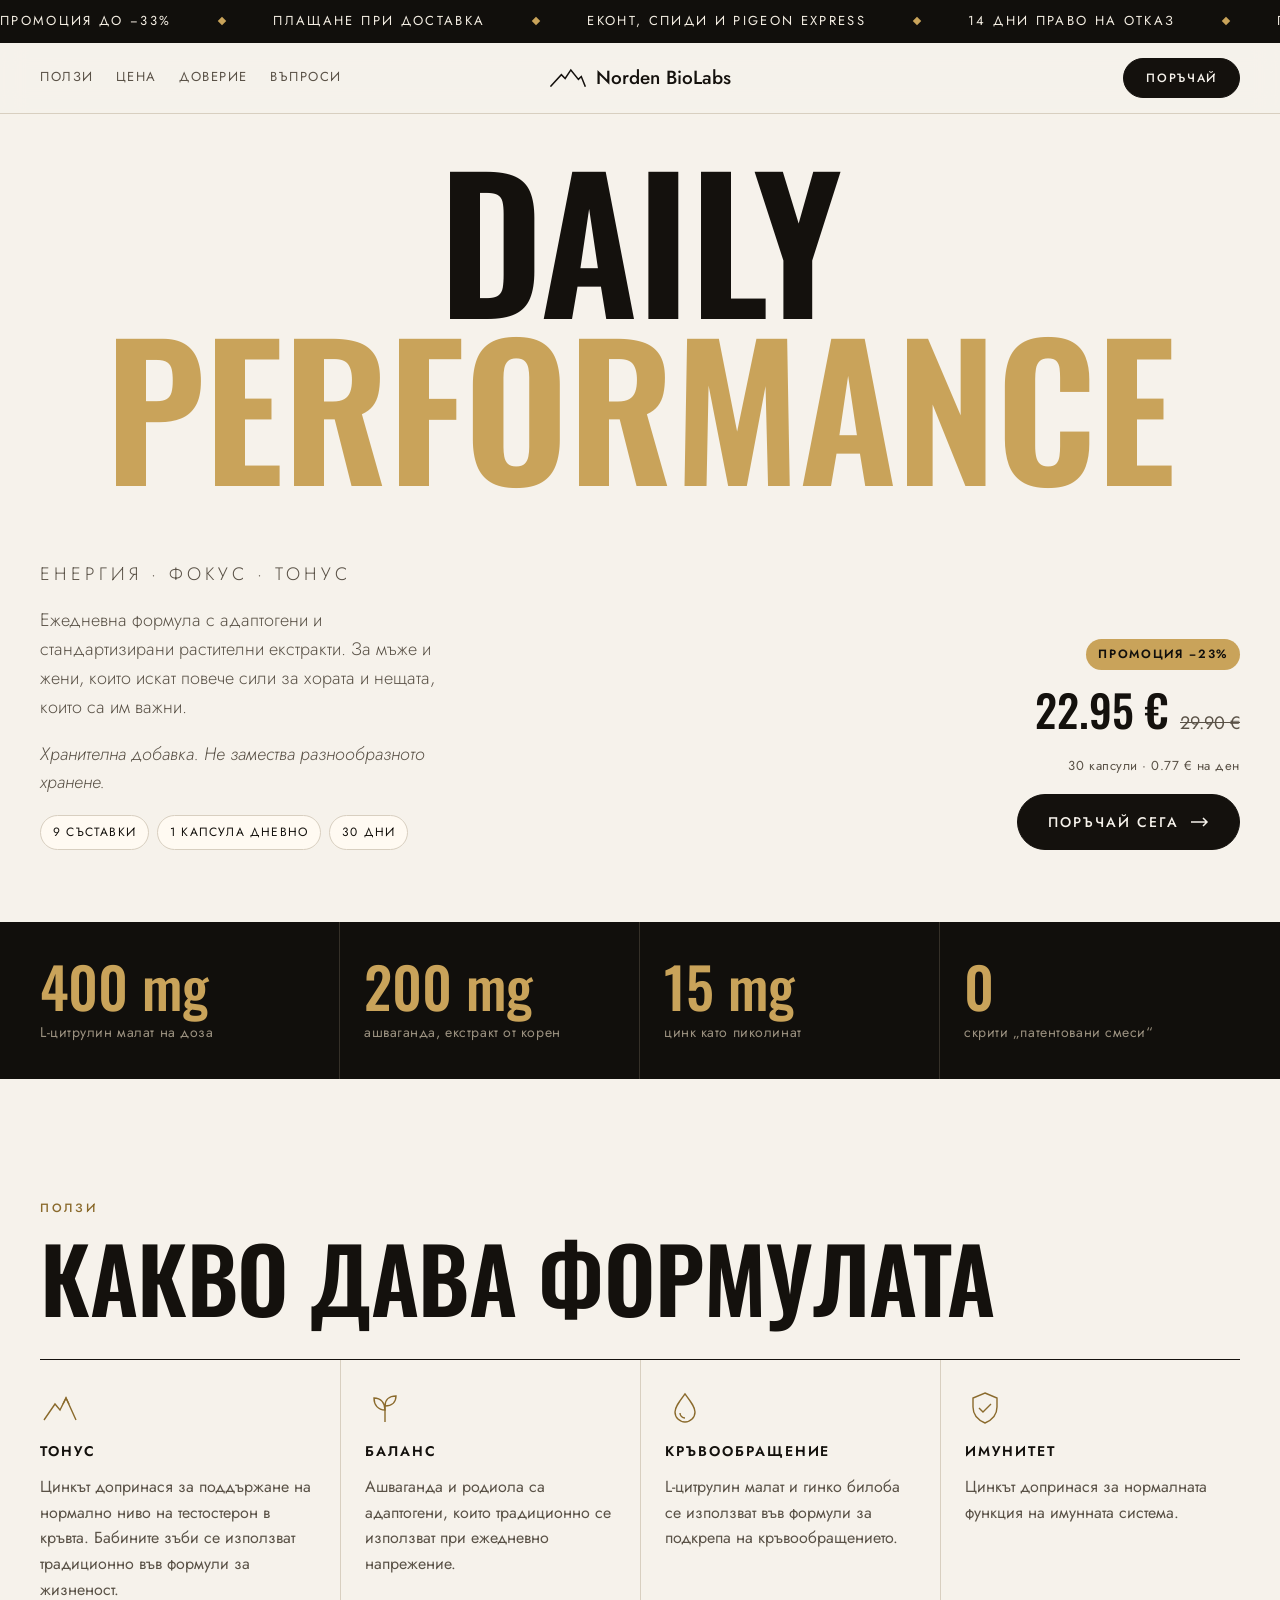
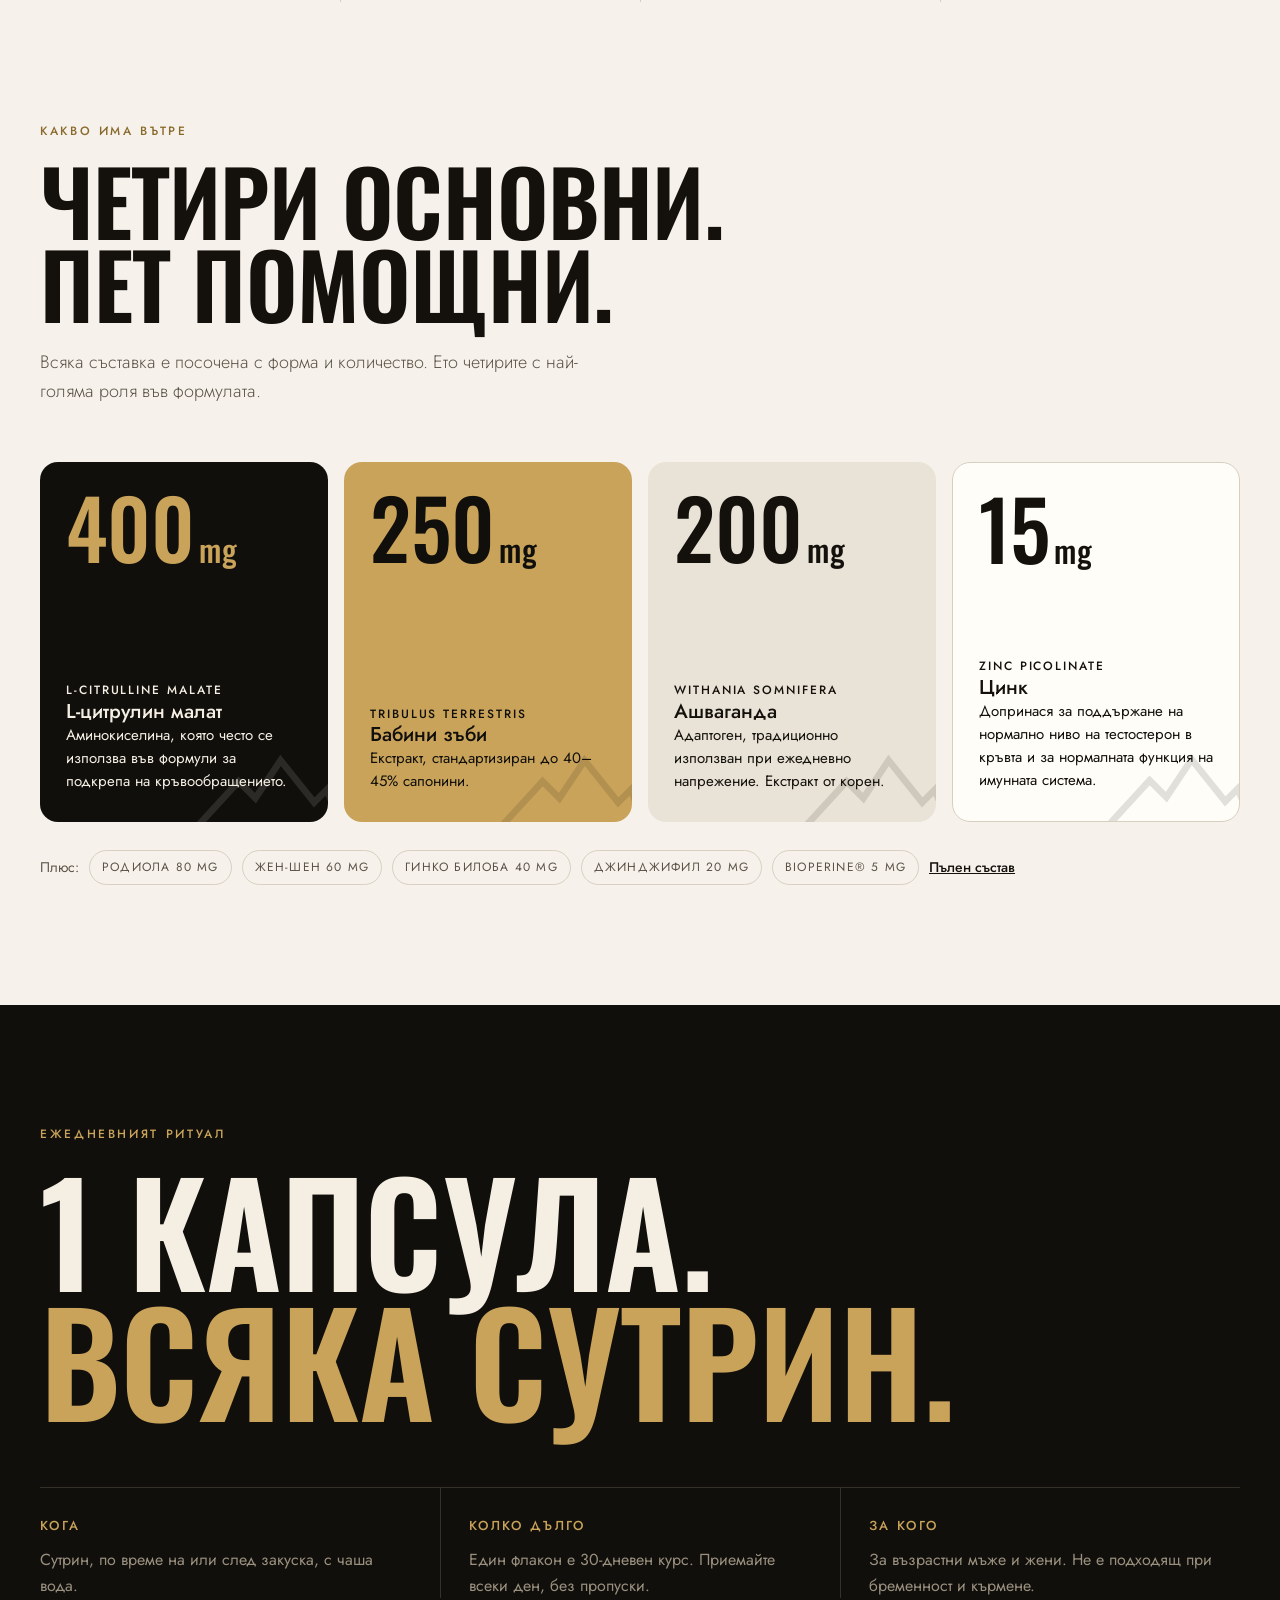
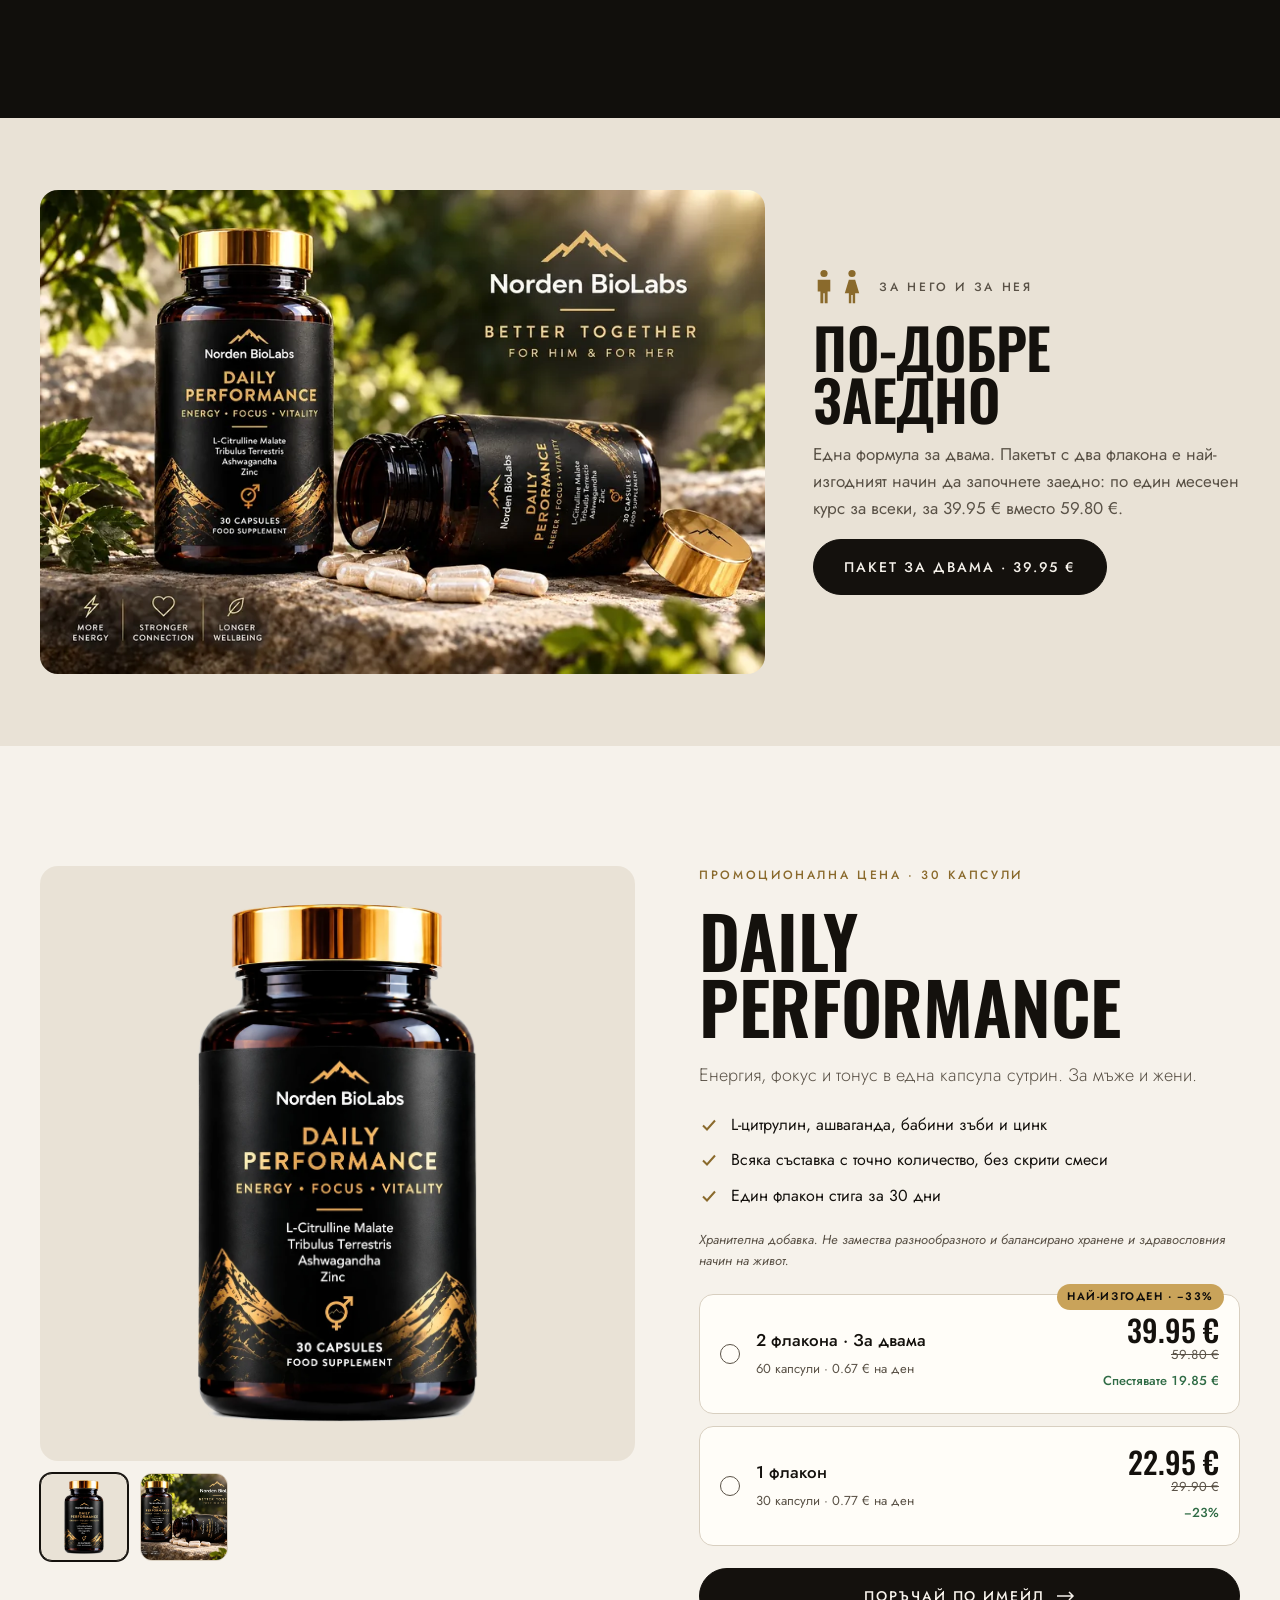
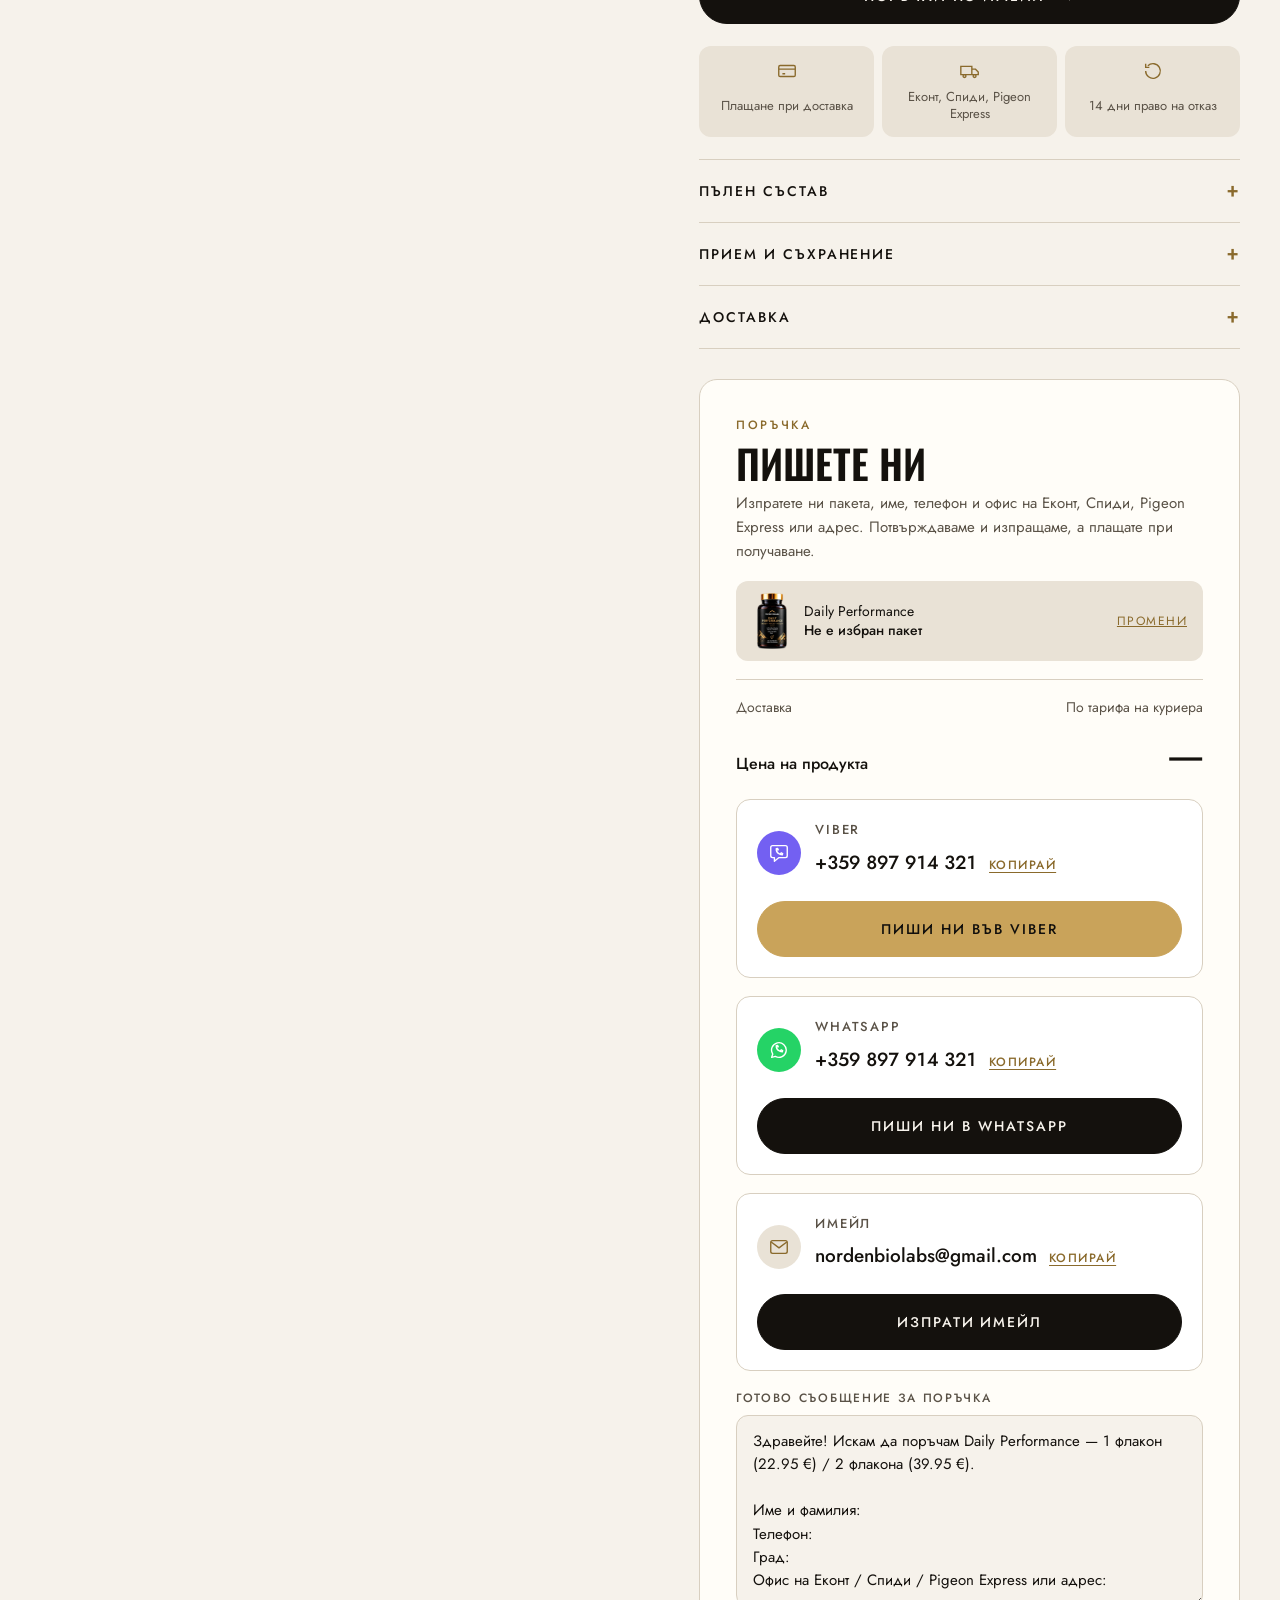
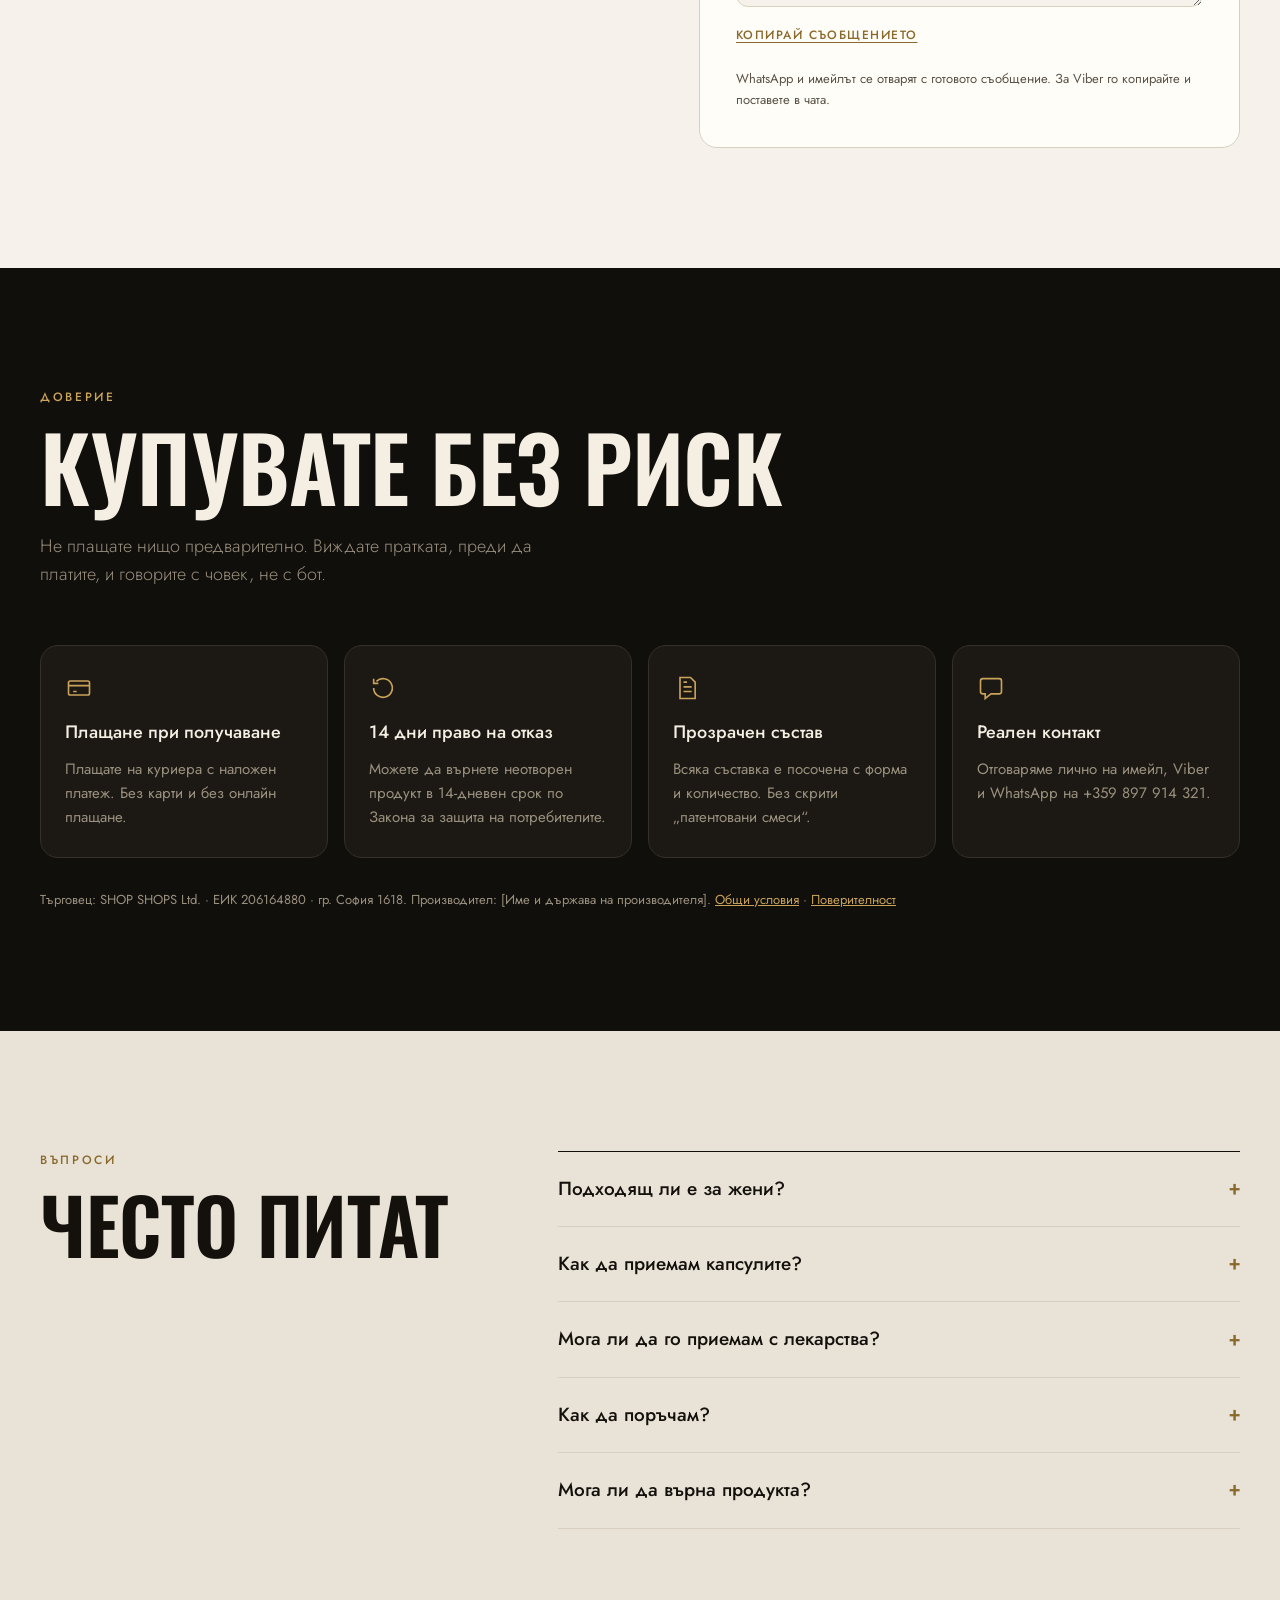
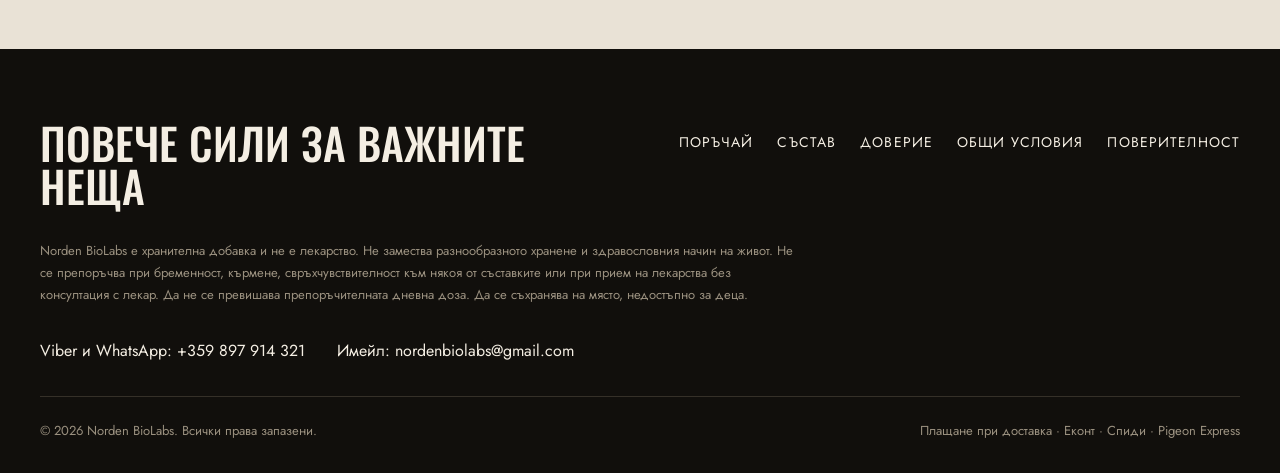
<file: index.html>
<!DOCTYPE html>
<html lang="bg">
<head>
<meta charset="UTF-8">
<meta name="viewport" content="width=device-width, initial-scale=1, viewport-fit=cover">
<title>Daily Performance | Norden BioLabs — хранителна добавка за енергия и тонус</title>
<meta name="description" content="Daily Performance от Norden BioLabs — хранителна добавка с L-цитрулин, ашваганда, бабини зъби и цинк. Прозрачен състав, плащане при доставка.">
<link rel="canonical" href="https://nordenshops.com/">
<meta name="robots" content="index, follow">
<meta name="theme-color" content="#14110d">
<link rel="icon" href="favicon.ico" sizes="48x48">
<link rel="icon" href="icon-192.png" type="image/png" sizes="192x192">
<link rel="apple-touch-icon" href="apple-touch-icon.png">
<link rel="manifest" href="site.webmanifest">
<meta property="og:type" content="website">
<meta property="og:site_name" content="Norden BioLabs">
<meta property="og:locale" content="bg_BG">
<meta property="og:title" content="Daily Performance — Norden BioLabs">
<meta property="og:description" content="Хранителна добавка с L-цитрулин, ашваганда, бабини зъби и цинк. 30 капсули за 22.95 €, плащане при получаване. Не замества разнообразното хранене.">
<meta property="og:url" content="https://nordenshops.com/">
<meta property="og:image" content="https://nordenshops.com/images/og-image.jpg?v=3">
<meta property="og:image:secure_url" content="https://nordenshops.com/images/og-image.jpg?v=3">
<meta property="og:image:type" content="image/jpeg">
<meta property="og:image:alt" content="Два флакона Norden BioLabs Daily Performance с капсули върху камък">
<meta property="og:image:width" content="1200">
<meta property="og:image:height" content="630">
<meta name="twitter:card" content="summary_large_image">
<meta name="twitter:title" content="Daily Performance — Norden BioLabs">
<meta name="twitter:description" content="Хранителна добавка с L-цитрулин, ашваганда, бабини зъби и цинк. 30 капсули за 22.95 €.">
<meta name="twitter:image" content="https://nordenshops.com/images/og-image.jpg?v=3">
<script type="application/ld+json">
{"@context":"https://schema.org","@type":"Product","name":"Daily Performance","brand":{"@type":"Brand","name":"Norden BioLabs"},
"description":"Хранителна добавка с L-цитрулин малат, бабини зъби, ашваганда и цинк. 30 капсули, по 1 капсула дневно.",
"image":"https://nordenshops.com/images/bottle.webp",
"offers":[{"@type":"Offer","name":"1 флакон, 30 капсули","price":"22.95","priceCurrency":"EUR","availability":"https://schema.org/InStock","url":"https://nordenshops.com/#produkt"},
{"@type":"Offer","name":"2 флакона, 60 капсули","price":"39.95","priceCurrency":"EUR","availability":"https://schema.org/InStock","url":"https://nordenshops.com/#produkt"}]}
</script>
<!-- ИЗМЕРВАНЕ: тук сложи Google Analytics 4 и/или Meta Pixel — само след банер за съгласие с бисквитки. -->
<link rel="preconnect" href="https://fonts.googleapis.com">
<link rel="preconnect" href="https://fonts.gstatic.com" crossorigin>
<link rel="preload" as="image" href="images/bottle-480.webp" imagesrcset="images/bottle-320.webp 320w, images/bottle-480.webp 480w, images/bottle.webp 581w" imagesizes="(max-width: 900px) 70vw, 300px" fetchpriority="high">
<link href="https://fonts.googleapis.com/css2?family=Oswald:wght@500;600&family=Jost:wght@300;400;500;600&display=swap" rel="stylesheet" media="print" onload="this.media='all'">
<noscript><link href="https://fonts.googleapis.com/css2?family=Oswald:wght@500;600&family=Jost:wght@300;400;500;600&display=swap" rel="stylesheet"></noscript>
<!-- ТУК ПОСТАВИ META PIXEL КОДА (след банер за съгласие с бисквитки) -->
<style>
  /* Layout: магазинна страница с огромна типография — черно, злато и камък като етикета; плочки за съставките, продукт вляво/избор вдясно. */
  :root {
    --ink: #14110d;
    --ink-soft: #5a5247;
    --paper: #f6f2eb;
    --stone: #e9e2d6;
    --line: #d8cfc0;
    --gold: #c9a35a;
    --gold-deep: #8a6a2c;
    --night: #110f0c;
    --night-2: #1c1914;
    --night-line: #353028;
    --cream: #f4eee3;
    --muted-night: #9a907f;
    --ok: #2f6b45;
    --err: #9b3426;
    --display: "Oswald", "Arial Narrow", "Roboto Condensed", Impact, sans-serif;
    --sans: "Jost", "Futura", "Century Gothic", "Segoe UI", system-ui, sans-serif;
    --wrap: 1240px;
    --r: 18px;
    color-scheme: light;
  }
  * { box-sizing: border-box; }
  [hidden] { display: none !important; }
  html { scroll-behavior: smooth; }
  body { margin: 0; background: var(--paper); color: var(--ink); font-family: var(--sans); font-size: 17px; line-height: 1.6; -webkit-font-smoothing: antialiased; overflow-x: hidden; }
  img { max-width: 100%; height: auto; display: block; }
  a { color: inherit; }
  :focus-visible { outline: 2px solid var(--gold); outline-offset: 3px; }
  h1, h2, h3, p { margin: 0; }
  h1, h2 { font-family: var(--display); font-weight: 600; text-transform: uppercase; line-height: .92; letter-spacing: -.005em; text-wrap: balance; }
  h2 { font-size: clamp(44px, 7vw, 104px); }
  .wrap { max-width: var(--wrap); margin: 0 auto; padding-left: max(20px, env(safe-area-inset-left, 0px)); padding-right: max(20px, env(safe-area-inset-right, 0px)); }
  .eyebrow { font-size: 12px; font-weight: 500; letter-spacing: .22em; text-transform: uppercase; color: var(--gold-deep); }
  .on-dark .eyebrow { color: var(--gold); }

  .btn { display: inline-flex; align-items: center; justify-content: center; gap: 12px; font: 500 14px/1 var(--sans); letter-spacing: .14em; text-transform: uppercase; text-decoration: none; padding: 20px 30px; border-radius: 999px; border: 1px solid var(--ink); cursor: pointer; transition: background .2s, color .2s, transform .2s; }
  .btn:hover { transform: translateY(-1px); }
  .btn-dark { background: var(--ink); color: var(--paper); }
  .btn-gold { background: var(--gold); border-color: var(--gold); color: var(--night); }
  .btn-gold:hover { background: #d6b26c; }
  .btn .arrow { width: 18px; height: 10px; }

  /* Ticker */
  .ticker { background: var(--night); color: var(--cream); overflow: hidden; white-space: nowrap; font-size: 13px; letter-spacing: .18em; text-transform: uppercase; }
  .ticker-track { display: inline-flex; gap: 48px; padding-block: 11px; animation: tick 38s linear infinite; }
  .ticker span { display: inline-flex; align-items: center; gap: 48px; }
  .ticker span::after { content: ""; width: 6px; height: 6px; background: var(--gold); transform: rotate(45deg); }
  @keyframes tick { to { transform: translateX(-50%); } }

  /* Header */
  body::before { content: ""; position: fixed; inset: 0 0 auto; height: env(safe-area-inset-top, 0px); z-index: 60; background: var(--paper); }
  .site-header { position: sticky; top: env(safe-area-inset-top, 0px); z-index: 50; background: color-mix(in srgb, var(--paper) 90%, transparent); backdrop-filter: blur(12px); border-bottom: 1px solid var(--line); }
  .site-header .wrap { display: grid; grid-template-columns: 1fr auto 1fr; align-items: center; height: 70px; gap: 20px; }
  .nav { display: flex; gap: 22px; }
  @media (max-width: 1100px) { .nav { gap: 16px; } .nav a { letter-spacing: .06em; } }
  .nav a { font-size: 13px; letter-spacing: .12em; text-transform: uppercase; text-decoration: none; color: var(--ink-soft); }
  .nav a:hover { color: var(--ink); }
  .logo { display: flex; align-items: center; gap: 10px; text-decoration: none; color: var(--ink); justify-self: center; }
  .logo svg { width: 36px; height: 19px; flex: none; }
  .logo span { font-size: 19px; font-weight: 500; }
  .header-cta { justify-self: end; padding: 13px 22px; font-size: 12px; }
  @media (max-width: 820px) {
    .site-header .wrap { grid-template-columns: 1fr auto; }
    .nav { display: none; }
    .logo { justify-self: start; }
  }

  /* Hero */
  .hero { position: relative; padding-block: 40px 0; overflow: hidden; }
  .hero h1 { font-size: clamp(44px, 14.2vw, 228px); text-align: center; color: var(--ink); position: relative; z-index: 1; }
  .hero h1 .gold { color: var(--gold); display: block; }
  .hero-stage { position: relative; display: grid; grid-template-columns: 1fr minmax(220px, 300px) 1fr; align-items: end; gap: 32px; margin-top: clamp(-150px, -9vw, -40px); }
  .hero-bottle { position: relative; z-index: 2; }
  .hero-bottle img { filter: drop-shadow(0 30px 40px rgba(20, 17, 13, .22)); }
  .hero-bottle img { width: 100%; }
  .hero-side { padding-bottom: 72px; display: grid; gap: 18px; align-content: end; min-width: 0; }
  .hero-side p { font-size: 18px; color: var(--ink-soft); max-width: 22em; font-weight: 300; }
  .hero-side.right { justify-items: end; text-align: right; }
  .price-tag { display: flex; align-items: baseline; gap: 12px; }
  .promo { background: var(--gold); color: var(--night); font-size: 12px; font-weight: 600; letter-spacing: .14em; text-transform: uppercase; padding: 6px 12px; border-radius: 999px; }
  .price-tag s { color: var(--ink-soft); font-size: 18px; }
  .price-tag b { font-family: var(--display); font-size: 44px; font-weight: 500; line-height: 1; }

  .hero-side small { font-size: 13px; color: var(--ink-soft); letter-spacing: .04em; }
  .disclaimer { font-size: 13px; color: var(--ink-soft); font-style: italic; }
  .chips { display: flex; flex-wrap: wrap; gap: 8px; }
  .chip { font-size: 12px; letter-spacing: .1em; text-transform: uppercase; border: 1px solid var(--line); border-radius: 999px; padding: 7px 12px; background: #fffaf2; }
  @media (max-width: 900px) {
    .hero-stage { grid-template-columns: 1fr; justify-items: center; margin-top: -24px; gap: 0; }
    .hero-bottle { width: min(300px, 70vw); order: -1; }
    .hero-side, .hero-side.right { justify-items: center; text-align: center; padding-bottom: 0; padding-top: 24px; }
    .hero-side.right { padding-bottom: 56px; }
    .chips { justify-content: center; }
  }

  /* Big statement band */
  .facts { background: var(--night); color: var(--cream); }
  .facts .wrap { display: grid; grid-template-columns: repeat(4, 1fr); }
  .fact { padding: 36px 24px 36px 0; display: grid; gap: 6px; border-right: 1px solid var(--night-line); }
  .fact + .fact { padding-left: 24px; }
  .fact:last-child { border-right: 0; }
  .fact b { white-space: nowrap; font-family: var(--display); font-size: clamp(34px, 4.4vw, 60px); font-weight: 500; line-height: 1; color: var(--gold); font-variant-numeric: tabular-nums; }
  .fact span { font-size: 14px; color: var(--muted-night); letter-spacing: .04em; }
  @media (max-width: 820px) {
    .facts .wrap { grid-template-columns: 1fr 1fr; }
    .fact, .fact + .fact { padding: 26px 16px; border-right: 0; border-bottom: 1px solid var(--night-line); }
    .fact:nth-child(odd) { border-right: 1px solid var(--night-line); padding-left: 0; }
    .fact:nth-last-child(-n+2) { border-bottom: 0; }
  }

  .section { padding-block: 120px; }
  @media (max-width: 640px) { .section { padding-block: 80px; } }
  .head-row { display: flex; flex-wrap: wrap; justify-content: space-between; align-items: end; gap: 24px 48px; margin-bottom: 56px; }
  .head-row > div { display: grid; gap: 18px; }
  .head-row p.lead { max-width: 30em; color: var(--ink-soft); font-size: 18px; font-weight: 300; }

  /* Ingredient tiles */
  .tiles { display: grid; grid-template-columns: repeat(4, 1fr); gap: 16px; }
  .tile { border-radius: var(--r); padding: 28px 26px; min-height: 360px; display: flex; flex-direction: column; justify-content: space-between; gap: 28px; position: relative; overflow: hidden; transition: transform .3s; }
  .tile:hover { transform: translateY(-4px); }
  .tile .mg { font-family: var(--display); font-size: clamp(64px, 6.4vw, 92px); line-height: .9; font-weight: 500; font-variant-numeric: tabular-nums; }
  .tile .mg small { font-size: .38em; margin-left: 4px; letter-spacing: .04em; }
  .tile h3 { font-size: 20px; font-weight: 500; line-height: 1.2; }
  .tile p { font-size: 15px; line-height: 1.55; }
  .tile .latin { font-size: 12px; letter-spacing: .16em; text-transform: uppercase; font-weight: 500; }
  .tile.t-night { background: var(--night); color: var(--cream); }
  .tile.t-night .mg { color: var(--gold); }
  .tile.t-gold { background: var(--gold); color: var(--night); }
  .tile.t-stone { background: var(--stone); color: var(--ink); }
  .tile.t-white { background: #fffdf8; color: var(--ink); border: 1px solid var(--line); }
  .tile .peak { position: absolute; right: -20px; bottom: -14px; width: 160px; height: 84px; opacity: .12; }
  @media (max-width: 1000px) { .tiles { grid-template-columns: 1fr 1fr; } }
  @media (max-width: 560px) { .tiles { grid-template-columns: 1fr; } .tile { min-height: 0; } }
  .more-ing { margin-top: 28px; display: flex; flex-wrap: wrap; gap: 10px; align-items: center; font-size: 14px; color: var(--ink-soft); }
  .more-ing .chip { background: transparent; }
  .more-ing a { font-weight: 500; color: var(--ink); }

  /* Full-bleed together */
  .together { background: var(--stone); padding-block: 72px; }
  .together .wrap { display: grid; grid-template-columns: 1.7fr 1fr; gap: 48px; align-items: center; }
  .together figure { margin: 0; border-radius: var(--r); overflow: hidden; min-width: 0; }
  .together img { width: 100%; height: auto; }
  .together-card { display: grid; gap: 16px; min-width: 0; }
  .together-card h2 { font-size: clamp(40px, 4.4vw, 60px); }
  .together-card p { color: var(--ink-soft); }
  .couple { display: flex; align-items: center; gap: 10px; }
  .couple svg { width: 22px; height: 36px; fill: var(--gold-deep); flex: none; }
  .couple svg + svg { margin-left: -4px; margin-right: 6px; }
  .together-card .btn { justify-self: start; }
  @media (max-width: 900px) { .together .wrap { grid-template-columns: 1fr; gap: 32px; } .together { padding-block: 0 56px; } .together figure { border-radius: 0; margin-inline: calc(-1 * max(20px, env(safe-area-inset-left, 0px))); } }

  /* Product detail (shop) */
  .pdp { display: grid; grid-template-columns: 1.1fr 1fr; gap: 64px; align-items: start; }
  .gallery { position: sticky; top: 96px; display: grid; gap: 12px; min-width: 0; }
  .gallery-main { background: var(--stone); border-radius: var(--r); aspect-ratio: 1 / 1; max-width: 100%; display: grid; place-items: center; overflow: hidden; }
  .gallery-main img { width: 100%; height: 100%; object-fit: cover; }
  .gallery-main { position: relative; }
  .gallery-main img.is-bottle { position: absolute; top: 6%; left: 6%; width: 88%; height: 88%; object-fit: contain; }
  .thumbs { display: flex; gap: 12px; }
  .thumb { width: 88px; height: 88px; border-radius: 12px; overflow: hidden; border: 1px solid var(--line); padding: 0; background: var(--stone); cursor: pointer; }
  .thumb img { width: 100%; height: 100%; object-fit: cover; }
  .thumb.is-bottle img { object-fit: contain; padding: 6px; }
  .thumb[aria-pressed="true"] { border-color: var(--ink); box-shadow: 0 0 0 1px var(--ink); }
  @media (max-width: 900px) { .pdp { grid-template-columns: 1fr; gap: 36px; } .gallery { position: static; } }

  .buy { display: grid; gap: 22px; min-width: 0; }
  .buy h2 { font-size: clamp(48px, 5.6vw, 80px); }
  .buy .sub { color: var(--ink-soft); font-size: 18px; font-weight: 300; }
  .ticks { list-style: none; padding: 0; margin: 0; display: grid; gap: 10px; }
  .ticks li { display: flex; gap: 12px; align-items: flex-start; font-size: 16px; }
  .ticks svg { width: 20px; height: 20px; flex: none; margin-top: 3px; stroke: var(--gold-deep); fill: none; stroke-width: 2; }
  .packs { display: grid; gap: 12px; }
  .pick-hint { font-size: 14px; font-weight: 500; color: var(--err); margin-bottom: -10px; }
  #izbor { scroll-margin-top: 110px; }
  .pack { position: relative; display: block; cursor: pointer; }
  .pack input { position: absolute; opacity: 0; pointer-events: none; }
  .pack-body { display: grid; grid-template-columns: auto 1fr auto; gap: 16px; align-items: center; border: 1px solid var(--line); border-radius: 14px; padding: 20px; background: #fffdf8; transition: border-color .2s, box-shadow .2s; }
  .pack input:checked + .pack-body { border-color: var(--ink); box-shadow: 0 0 0 1px var(--ink); }
  .pack input:focus-visible + .pack-body { outline: 2px solid var(--gold); outline-offset: 3px; }
  .radio { width: 20px; height: 20px; border-radius: 50%; border: 1px solid var(--ink-soft); display: grid; place-items: center; }
  .pack input:checked + .pack-body .radio::after { content: ""; width: 10px; height: 10px; border-radius: 50%; background: var(--ink); }
  .pack-name { font-weight: 500; font-size: 17px; display: block; }
  .pack-sub { font-size: 13px; color: var(--ink-soft); }
  .pack-price { text-align: right; font-variant-numeric: tabular-nums; }
  .pack-price b { display: block; font-family: var(--display); font-size: 30px; font-weight: 500; line-height: 1; }
  .pack-price s { display: block; font-size: 13px; color: var(--ink-soft); }
  .pack-price .save { font-size: 13px; color: var(--ok); font-weight: 500; }
  .pack-price .per { font-size: 13px; color: var(--ink-soft); }
  .pack-flag { position: absolute; top: -10px; right: 16px; background: var(--gold); color: var(--night); font-size: 11px; font-weight: 600; letter-spacing: .14em; text-transform: uppercase; padding: 4px 10px; border-radius: 999px; }
  .buy .btn { width: 100%; }
  .assure { display: grid; grid-template-columns: repeat(3, 1fr); gap: 8px; }
  .assure div { background: var(--stone); border-radius: 12px; padding: 14px 12px; font-size: 13px; line-height: 1.35; display: grid; gap: 6px; justify-items: center; text-align: center; color: var(--ink-soft); }
  .assure svg { width: 22px; height: 22px; stroke: var(--gold-deep); fill: none; stroke-width: 1.5; }
  .acc { border-top: 1px solid var(--line); }
  .acc details { border-bottom: 1px solid var(--line); }
  .acc summary, .faq summary { list-style: none; cursor: pointer; display: flex; justify-content: space-between; align-items: center; gap: 20px; padding: 18px 0; font-weight: 500; }
  .acc summary { font-size: 14px; letter-spacing: .14em; text-transform: uppercase; }
  .acc summary::-webkit-details-marker, .faq summary::-webkit-details-marker { display: none; }
  .acc summary::after, .faq summary::after { content: "+"; font-family: var(--display); font-size: 26px; line-height: 1; color: var(--gold-deep); transition: transform .2s; }
  details[open] > summary::after { transform: rotate(45deg); }
  .acc .body { padding-bottom: 20px; color: var(--ink-soft); font-size: 15px; }
  .table-box { overflow-x: auto; }
  table { width: 100%; border-collapse: collapse; font-size: 15px; }
  th { text-align: left; font-weight: 500; font-size: 11px; letter-spacing: .16em; text-transform: uppercase; color: var(--ink-soft); padding: 0 0 10px; border-bottom: 1px solid var(--ink); }
  th:last-child, td:last-child { text-align: right; }
  td { padding: 11px 0; border-bottom: 1px solid var(--line); color: var(--ink); vertical-align: top; }
  td:first-child { padding-right: 16px; }
  td small { display: block; color: var(--ink-soft); font-size: 12px; }
  td.mg { font-variant-numeric: tabular-nums; white-space: nowrap; font-weight: 500; }

  /* Benefits */
  .benefits-head { display: grid; gap: 18px; margin-bottom: 40px; }
  .benefits { display: grid; grid-template-columns: repeat(4, 1fr); border-top: 1px solid var(--ink); margin-bottom: 120px; }
  .benefits article { padding: 28px 24px 0 0; display: grid; gap: 12px; align-content: start; min-width: 0; }
  .benefits article + article { padding-left: 24px; border-left: 1px solid var(--line); }
  .benefits svg { width: 40px; height: 40px; fill: none; stroke: var(--gold-deep); stroke-width: 1.4; }
  .benefits h3 { font-size: 14px; font-weight: 600; letter-spacing: .14em; text-transform: uppercase; }
  .benefits p { font-size: 16px; color: var(--ink-soft); }
  @media (max-width: 1000px) {
    .benefits { grid-template-columns: 1fr 1fr; }
    .benefits article, .benefits article + article { padding: 24px 16px 24px 0; border-left: 0; border-bottom: 1px solid var(--line); }
    .benefits article:nth-child(even) { padding-left: 16px; border-left: 1px solid var(--line); }
  }
  @media (max-width: 560px) {
    .benefits { grid-template-columns: 1fr; margin-bottom: 80px; }
    .benefits article, .benefits article:nth-child(even) { padding: 22px 0; border-left: 0; }
  }

  /* Trust */
  .trust { background: var(--night); color: var(--cream); }
  .trust h2 { color: var(--cream); }
  .trust .head-row p.lead { color: var(--muted-night); }
  .trust-grid { display: grid; grid-template-columns: repeat(4, 1fr); gap: 16px; }
  .trust-grid article { background: var(--night-2); border: 1px solid var(--night-line); border-radius: var(--r); padding: 28px 24px; display: grid; gap: 10px; align-content: start; }
  .trust-grid svg { width: 28px; height: 28px; fill: none; stroke: var(--gold); stroke-width: 1.4; margin-bottom: 6px; }
  .trust-grid h3 { font-size: 18px; font-weight: 500; }
  .trust-grid p { font-size: 15px; color: var(--muted-night); }
  .trust-legal { margin-top: 32px; font-size: 13px; color: var(--muted-night); }
  .trust-legal a { color: var(--gold); }
  @media (max-width: 1000px) { .trust-grid { grid-template-columns: 1fr 1fr; } }
  @media (max-width: 560px) { .trust-grid { grid-template-columns: 1fr; } }

  /* Reviews */
  .reviews { background: var(--stone); }
  .rating-summary { display: grid; justify-items: end; gap: 4px; }
  .rating-summary b { font-family: var(--display); font-size: 64px; font-weight: 500; line-height: 1; }
  .rating-summary span { font-size: 14px; color: var(--ink-soft); }
  .stars { color: var(--gold-deep); letter-spacing: 3px; font-size: 18px; }
  .review-grid { display: grid; grid-template-columns: repeat(3, 1fr); gap: 16px; }
  .review-grid:empty { display: none; }
  .review { background: #fffdf8; border: 1px solid var(--line); border-radius: var(--r); padding: 28px; display: grid; gap: 14px; align-content: start; }
  .review p { font-size: 16px; }
  .review footer { display: flex; justify-content: space-between; gap: 12px; font-size: 13px; color: var(--ink-soft); border-top: 1px solid var(--line); padding-top: 12px; }
  .review footer b { color: var(--ink); font-weight: 500; }
  .review-note { margin-top: 20px; font-size: 13px; color: var(--ink-soft); }
  @media (max-width: 1000px) { .review-grid { grid-template-columns: 1fr 1fr; } }
  @media (max-width: 640px) { .review-grid { grid-template-columns: 1fr; } .rating-summary { justify-items: start; } }

  /* Ritual */
  .ritual { background: var(--night); color: var(--cream); }
  .ritual h2 { color: var(--cream); font-size: clamp(56px, 11vw, 168px); margin-top: 20px; }
  .ritual h2 span { color: var(--gold); }
  .ritual-grid { display: grid; grid-template-columns: repeat(3, 1fr); gap: 0; margin-top: 64px; border-top: 1px solid var(--night-line); }
  .ritual-grid div { padding: 28px 28px 0 0; display: grid; gap: 10px; align-content: start; }
  .ritual-grid div + div { padding-left: 28px; border-left: 1px solid var(--night-line); }
  .ritual-grid h3 { font-size: 13px; letter-spacing: .18em; text-transform: uppercase; color: var(--gold); font-weight: 500; }
  .ritual-grid p { color: var(--muted-night); font-size: 16px; }
  @media (max-width: 760px) {
    .ritual-grid { grid-template-columns: 1fr; }
    .ritual-grid div, .ritual-grid div + div { padding: 24px 0; border-left: 0; }
    .ritual-grid div + div { border-top: 1px solid var(--night-line); }
  }

  /* Checkout */
  .checkout { display: grid; grid-template-columns: 1fr 1.15fr; gap: 64px; align-items: start; }
  .checkout-intro { display: grid; gap: 20px; position: sticky; top: 96px; }
  .checkout-intro h2 { font-size: clamp(48px, 6vw, 88px); }
  .checkout-intro p { color: var(--ink-soft); font-size: 18px; font-weight: 300; max-width: 26em; }
  .steps { list-style: none; padding: 0; margin: 8px 0 0; display: grid; counter-reset: s; border-top: 1px solid var(--line); }
  .steps li { counter-increment: s; display: grid; grid-template-columns: 44px 1fr; gap: 12px; padding: 16px 0; border-bottom: 1px solid var(--line); font-size: 15px; color: var(--ink-soft); }
  .steps li::before { content: counter(s, decimal-leading-zero); font-family: var(--display); font-size: 20px; color: var(--gold-deep); line-height: 1.2; }
  .steps b { color: var(--ink); font-weight: 500; display: block; }
  .form-card { background: #fffdf8; border: 1px solid var(--line); border-radius: var(--r); padding: 36px; display: grid; gap: 18px; min-width: 0; }
  .selected { display: flex; justify-content: space-between; align-items: center; gap: 16px; background: var(--stone); border-radius: 12px; padding: 12px 16px; font-size: 14px; }
  .selected img { width: 40px; height: 56px; object-fit: contain; }
  .selected > div { display: flex; align-items: center; gap: 12px; min-width: 0; line-height: 1.35; }
  .selected b { font-weight: 500; }
  .selected a { font-size: 12px; letter-spacing: .12em; text-transform: uppercase; color: var(--gold-deep); white-space: nowrap; }
  .field { display: grid; gap: 6px; }
  .field label { font-size: 12px; letter-spacing: .14em; text-transform: uppercase; color: var(--ink-soft); font-weight: 500; }
  .field textarea { font: 400 15px/1.55 var(--sans); color: var(--ink); background: var(--paper); border: 1px solid var(--line); border-radius: 12px; padding: 14px 16px; width: 100%; resize: vertical; }
  .field textarea:focus { outline: none; border-color: var(--ink); }
  .channel { display: grid; gap: 14px; padding: 20px; border: 1px solid var(--line); border-radius: 14px; background: #fff; }
  .channel-head { display: flex; align-items: center; gap: 14px; min-width: 0; }
  .channel-head > div { display: grid; gap: 2px; min-width: 0; }
  .channel-head b { font-weight: 500; font-size: 13px; letter-spacing: .14em; text-transform: uppercase; color: var(--ink-soft); }
  .channel-icon { width: 44px; height: 44px; border-radius: 50%; background: var(--stone); display: grid; place-items: center; flex: none; }
  .channel-icon svg { width: 22px; height: 22px; fill: none; stroke: var(--gold-deep); stroke-width: 1.5; stroke-linejoin: round; }
  .channel-icon.viber { background: #7360f2; }
  .channel-icon.viber svg, .channel-icon.wa svg { stroke: #fff; }
  .channel-icon.wa { background: #25d366; }
  .copy-row { display: flex; flex-wrap: wrap; align-items: baseline; gap: 4px 12px; }
  .copy-row .value { font-size: 19px; font-weight: 500; color: var(--ink); user-select: all; overflow-wrap: anywhere; font-variant-numeric: tabular-nums; }
  .copy { font: 500 12px/1 var(--sans); letter-spacing: .12em; text-transform: uppercase; color: var(--gold-deep); background: none; border: 0; padding: 0; min-height: 44px; display: inline-flex; align-items: center; cursor: pointer; text-decoration: underline; text-underline-offset: 3px; }
  .copy:hover { color: var(--ink); }
  .copy-msg { justify-self: start; }
  .hint { font-size: 13px; color: var(--ink-soft); margin-top: -6px; }
  .summary { display: grid; gap: 8px; padding-top: 16px; border-top: 1px solid var(--line); font-size: 14px; color: var(--ink-soft); }
  .summary div { display: flex; justify-content: space-between; }
  .summary .total { color: var(--ink); font-size: 16px; font-weight: 500; align-items: baseline; }
  .summary .total b { font-family: var(--display); font-size: 34px; font-weight: 500; font-variant-numeric: tabular-nums; }
  .form-card .btn { width: 100%; }
  .order-box { margin-top: 8px; }
  .order-head { display: grid; gap: 8px; }
  .order-head h3 { font-family: var(--display); font-size: 40px; font-weight: 600; text-transform: uppercase; line-height: 1; }
  .order-head p:last-child { font-size: 15px; color: var(--ink-soft); }
  #kontakt { scroll-margin-top: 96px; }

  @media (max-width: 900px) { .checkout { grid-template-columns: 1fr; gap: 40px; } .checkout-intro { position: static; } }
  @media (max-width: 480px) { .form-card { padding: 24px 18px; } .channel { padding: 16px; } .copy-row .value { font-size: 16px; } .pack-body { padding: 16px 14px; gap: 12px; } .pack-price b { font-size: 26px; } .assure { grid-template-columns: 1fr; } .assure div { grid-template-columns: auto 1fr; justify-items: start; text-align: left; align-items: center; gap: 12px; } }

  /* FAQ */
  .faq { background: var(--stone); }
  .faq .wrap { display: grid; grid-template-columns: 1fr 1.5fr; gap: 64px; align-items: start; }
  .faq-head { display: grid; gap: 18px; }
  .faq h2 { font-size: clamp(48px, 6vw, 88px); }
  .faq-list { border-top: 1px solid var(--ink); min-width: 0; }
  .faq summary { font-size: 19px; padding: 22px 0; }
  .faq details { border-bottom: 1px solid var(--line); }
  .faq details p { padding-bottom: 22px; color: var(--ink-soft); max-width: 60ch; }
  @media (max-width: 900px) { .faq .wrap { grid-template-columns: 1fr; gap: 32px; } }

  /* Footer */
  .site-footer { background: var(--night); color: var(--muted-night); font-size: 13px; padding-block: 72px 32px; overflow: hidden; }
  .site-footer .wrap { display: grid; gap: 32px; }
  .footer-top { display: flex; flex-wrap: wrap; justify-content: space-between; gap: 32px; }
  .footer-top h3 { font-family: var(--display); font-size: clamp(32px, 3.4vw, 44px); line-height: 1; text-transform: uppercase; color: var(--cream); font-weight: 500; max-width: 12em; }
  .footer-links { display: flex; flex-wrap: wrap; gap: 24px; align-items: start; }
  .footer-links a { padding-block: 10px; text-decoration: none; color: var(--cream); font-size: 14px; letter-spacing: .08em; text-transform: uppercase; }
  .footer-links a:hover { color: var(--gold); }
  .site-footer p { max-width: 95ch; line-height: 1.7; }
  .legal-row { display: flex; flex-wrap: wrap; justify-content: space-between; gap: 16px; padding-top: 24px; border-top: 1px solid var(--night-line); }
  .footer-contact { display: flex; flex-wrap: wrap; gap: 8px 32px; color: var(--cream); font-size: 16px; }

  @media (max-width: 560px) {
    body { font-size: 16px; }
    .chip { font-size: 13px; }
    .pack-sub, .pack-price .save, .pack-price .per, .hero-side small { font-size: 14px; }
    .gallery-main { aspect-ratio: 4 / 3.4; }
    .more-ing a { padding-block: 10px; }
    .tile { padding: 24px 22px; }
  }

  @media (prefers-reduced-motion: reduce) {
    html { scroll-behavior: auto; }
    .ticker-track { animation: none; }
    * { transition: none !important; }
  }
</style>
</head>
<body>


<svg width="0" height="0" style="position:absolute" aria-hidden="true">
  <symbol id="peaks" viewBox="0 0 76 40"><path d="M2 38 L24 14 L32 22 L44 4 L60 24 L66 18 L74 38" fill="none" stroke="currentColor" stroke-width="3.2" stroke-linejoin="miter" stroke-linecap="square"/></symbol>
  <symbol id="arrow" viewBox="0 0 18 10"><path d="M0 5h16M12 1l4 4-4 4" fill="none" stroke="currentColor" stroke-width="1.5"/></symbol>
  <symbol id="tick" viewBox="0 0 20 20"><path d="M4 10.5l4 4 8-9"/></symbol>
</svg>

<div class="ticker" role="note" aria-label="Промоция, плащане при доставка, 14 дни право на отказ">
  <div class="ticker-track" aria-hidden="true">
    <span>Промоция до −33%</span><span>Плащане при доставка</span><span>Еконт, Спиди и Pigeon Express</span><span>14 дни право на отказ</span><span>Прозрачен състав</span>
    <span>Промоция до −33%</span><span>Плащане при доставка</span><span>Еконт, Спиди и Pigeon Express</span><span>14 дни право на отказ</span><span>Прозрачен състав</span>
  </div>
</div>

<header class="site-header">
  <div class="wrap">
    <nav class="nav" aria-label="Основна навигация">
      <a href="#sastav">Ползи</a>
      <a href="#produkt">Цена</a>
      <a href="#doverie">Доверие</a>
      <a href="#otzivi" id="navReviews" hidden>Отзиви</a>
      <a href="#faq">Въпроси</a>
    </nav>
    <a class="logo" href="#top" aria-label="Norden BioLabs — начало">
      <svg><use href="#peaks"/></svg>
      <span>Norden BioLabs</span>
    </a>
    <a class="btn btn-dark header-cta" href="#izbor">Поръчай</a>
  </div>
</header>

<main id="top">
  <section class="hero">
    <div class="wrap">
      <h1>Daily <span class="gold">Performance</span></h1>
      <div class="hero-stage">
        <div class="hero-side">
          <p class="eyebrow">Енергия · Фокус · Тонус</p>
          <p>Ежедневна формула с адаптогени и стандартизирани растителни екстракти. За мъже и жени, които искат повече сили за хората и нещата, които са им важни.</p>
          <p class="disclaimer">Хранителна добавка. Не замества разнообразното хранене.</p>
          <div class="chips"><span class="chip">9 съставки</span><span class="chip">1 капсула дневно</span><span class="chip">30 дни</span></div>
        </div>
        <div class="hero-bottle">
          <img src="images/bottle-480.webp" srcset="images/bottle-320.webp 320w, images/bottle-480.webp 480w, images/bottle.webp 581w" sizes="(max-width: 900px) 70vw, 300px" fetchpriority="high" decoding="async" width="581" height="1064" alt="Флакон Norden BioLabs Daily Performance с черен етикет и златна капачка">
        </div>
        <div class="hero-side right">
          <span class="promo">Промоция −23%</span>
          <div class="price-tag"><b>22.95 €</b><s>29.90 €</s></div>
          <small>30 капсули · 0.77 € на ден</small>
          <a class="btn btn-dark order-mail" data-pick="1" href="mailto:nordenbiolabs@gmail.com">Поръчай сега <svg class="arrow"><use href="#arrow"/></svg></a>
        </div>
      </div>
    </div>
  </section>

  <section class="facts on-dark">
    <div class="wrap">
      <div class="fact"><b>400 mg</b><span>L-цитрулин малат на доза</span></div>
      <div class="fact"><b>200 mg</b><span>ашваганда, екстракт от корен</span></div>
      <div class="fact"><b>15 mg</b><span>цинк като пиколинат</span></div>
      <div class="fact"><b>0</b><span>скрити „патентовани смеси“</span></div>
    </div>
  </section>

  <section class="section" id="sastav">
    <div class="wrap">
      <div class="benefits-head">
        <p class="eyebrow">Ползи</p>
        <h2>Какво дава формулата</h2>
      </div>
      <div class="benefits">
        <article>
          <svg viewBox="0 0 40 40"><path d="M4 32 L15 16 L20 22 L26 10 L36 32"/><path d="M23 16l3-6 3 6"/></svg>
          <h3>Тонус</h3>
          <p>Цинкът допринася за поддържане на нормално ниво на тестостерон в кръвта. Бабините зъби се използват традиционно във формули за жизненост.</p>
        </article>
        <article>
          <svg viewBox="0 0 40 40"><path d="M20 34V16"/><path d="M20 22c-7 0-11-5-11-12 7 0 11 5 11 12z"/><path d="M20 18c0-6 4-10 11-10 0 6-4 10-11 10z"/></svg>
          <h3>Баланс</h3>
          <p>Ашваганда и родиола са адаптогени, които традиционно се използват при ежедневно напрежение.</p>
        </article>
        <article>
          <svg viewBox="0 0 40 40"><path d="M20 6c6 8 10 13 10 18a10 10 0 0 1-20 0c0-5 4-10 10-18z"/><path d="M15 25a5 5 0 0 0 5 5"/></svg>
          <h3>Кръвообращение</h3>
          <p>L-цитрулин малат и гинко билоба се използват във формули за подкрепа на кръвообращението.</p>
        </article>
        <article>
          <svg viewBox="0 0 40 40"><path d="M20 5l12 5v9c0 8-5 13-12 16-7-3-12-8-12-16v-9z"/><path d="M14 20l4 4 8-8"/></svg>
          <h3>Имунитет</h3>
          <p>Цинкът допринася за нормалната функция на имунната система.</p>
        </article>
      </div>
      <div class="head-row">
        <div>
          <p class="eyebrow">Какво има вътре</p>
          <h2>Четири основни.<br>Пет помощни.</h2>
        </div>
        <p class="lead">Всяка съставка е посочена с форма и количество. Ето четирите с най-голяма роля във формулата.</p>
      </div>
      <div class="tiles">
        <article class="tile t-night">
          <div class="mg">400<small>mg</small></div>
          <div>
            <p class="latin">L-Citrulline Malate</p>
            <h3>L-цитрулин малат</h3>
            <p>Аминокиселина, която често се използва във формули за подкрепа на кръвообращението.</p>
          </div>
          <svg class="peak"><use href="#peaks"/></svg>
        </article>
        <article class="tile t-gold">
          <div class="mg">250<small>mg</small></div>
          <div>
            <p class="latin">Tribulus terrestris</p>
            <h3>Бабини зъби</h3>
            <p>Екстракт, стандартизиран до 40–45% сапонини.</p>
          </div>
          <svg class="peak"><use href="#peaks"/></svg>
        </article>
        <article class="tile t-stone">
          <div class="mg">200<small>mg</small></div>
          <div>
            <p class="latin">Withania somnifera</p>
            <h3>Ашваганда</h3>
            <p>Адаптоген, традиционно използван при ежедневно напрежение. Екстракт от корен.</p>
          </div>
          <svg class="peak"><use href="#peaks"/></svg>
        </article>
        <article class="tile t-white">
          <div class="mg">15<small>mg</small></div>
          <div>
            <p class="latin">Zinc picolinate</p>
            <h3>Цинк</h3>
            <p>Допринася за поддържане на нормално ниво на тестостерон в кръвта и за нормалната функция на имунната система.</p>
          </div>
          <svg class="peak"><use href="#peaks"/></svg>
        </article>
      </div>
      <div class="more-ing">
        <span>Плюс:</span>
        <span class="chip">Родиола 80 mg</span><span class="chip">Жен-шен 60 mg</span><span class="chip">Гинко билоба 40 mg</span><span class="chip">Джинджифил 20 mg</span><span class="chip">BioPerine® 5 mg</span>
        <a href="#full-table" id="openTable">Пълен състав</a>
      </div>
    </div>
  </section>

  <section class="section ritual on-dark">
    <div class="wrap">
      <p class="eyebrow">Ежедневният ритуал</p>
      <h2>1 капсула.<br><span>Всяка сутрин.</span></h2>
      <div class="ritual-grid">
        <div><h3>Кога</h3><p>Сутрин, по време на или след закуска, с чаша вода.</p></div>
        <div><h3>Колко дълго</h3><p>Един флакон е 30-дневен курс. Приемайте всеки ден, без пропуски.</p></div>
        <div><h3>За кого</h3><p>За възрастни мъже и жени. Не е подходящ при бременност и кърмене.</p></div>
      </div>
    </div>
  </section>

  <section class="together">
    <div class="wrap">
      <figure><img src="images/together.webp" srcset="images/together-900.webp 900w, images/together.webp 1536w" sizes="(max-width: 900px) 100vw, 760px" width="1536" height="1024" loading="lazy" decoding="async" alt="Два флакона Norden BioLabs с капсули върху камък сред зеленина"></figure>
      <div class="together-card">
        <p class="eyebrow couple">
          <svg viewBox="0 0 24 40" aria-hidden="true"><circle cx="12" cy="5" r="4"/><path d="M5 12h14v13h-3v13h-3.2V27h-1.6v11H8V25H5z"/></svg>
          <svg viewBox="0 0 24 40" aria-hidden="true"><circle cx="12" cy="5" r="4"/><path d="M8.5 12h7L20 27h-4.5v11h-2.7V29h-1.6v9H8.5V27H4z"/></svg>
          За него и за нея
        </p>
        <h2>По-добре заедно</h2>
        <p>Една формула за двама. Пакетът с два флакона е най-изгодният начин да започнете заедно: по един месечен курс за всеки, за 39.95 € вместо 59.80 €.</p>
        <a class="btn btn-dark order-mail" data-pick="2" href="mailto:nordenbiolabs@gmail.com">Пакет за двама · 39.95 €</a>
      </div>
    </div>
  </section>

  <section class="section" id="produkt">
    <div class="wrap pdp">
      <div class="gallery">
        <div class="gallery-main"><img id="mainImg" class="is-bottle" src="images/bottle.webp" width="581" height="1064" loading="lazy" decoding="async" alt="Флакон Daily Performance"></div>
        <div class="thumbs">
          <button type="button" class="thumb is-bottle" aria-pressed="true" data-src="images/bottle.webp" data-bottle="1" aria-label="Снимка на флакона"><img src="images/bottle-320.webp" width="320" height="586" loading="lazy" alt=""></button>
          <button type="button" class="thumb" aria-pressed="false" data-src="images/together.webp" data-bottle="0" aria-label="Снимка на два флакона"><img src="images/together-900.webp" width="900" height="600" loading="lazy" alt=""></button>
        </div>
      </div>

      <div class="buy">
        <p class="eyebrow">Промоционална цена · 30 капсули</p>
        <h2>Daily Performance</h2>
        <p class="sub">Енергия, фокус и тонус в една капсула сутрин. За мъже и жени.</p>
        <ul class="ticks">
          <li><svg><use href="#tick"/></svg>L-цитрулин, ашваганда, бабини зъби и цинк</li>
          <li><svg><use href="#tick"/></svg>Всяка съставка с точно количество, без скрити смеси</li>
          <li><svg><use href="#tick"/></svg>Един флакон стига за 30 дни</li>
        </ul>
        <p class="disclaimer">Хранителна добавка. Не замества разнообразното и балансирано хранене и здравословния начин на живот.</p>

        <p class="pick-hint" id="pickHint" hidden>Изберете 1 или 2 флакона, за да продължите.</p>
        <div class="packs" id="izbor" role="radiogroup" aria-label="Пакет">
          <label class="pack">
            <input type="radio" name="pack" id="pack-2" value="2 флакона „За двама“ — 39.95 €" data-price="39.95 €" data-name="2 флакона · За двама">
            <span class="pack-body">
              <span class="radio" aria-hidden="true"></span>
              <span><span class="pack-name">2 флакона · За двама</span><span class="pack-sub">60 капсули · 0.67 € на ден</span></span>
              <span class="pack-price"><b>39.95 €</b><s>59.80 €</s><span class="save">Спестявате 19.85 €</span></span>
            </span>
            <span class="pack-flag">Най-изгоден · −33%</span>
          </label>
          <label class="pack">
            <input type="radio" name="pack" id="pack-1" value="1 флакон — 22.95 €" data-price="22.95 €" data-name="1 флакон">
            <span class="pack-body">
              <span class="radio" aria-hidden="true"></span>
              <span><span class="pack-name">1 флакон</span><span class="pack-sub">30 капсули · 0.77 € на ден</span></span>
              <span class="pack-price"><b>22.95 €</b><s>29.90 €</s><span class="save">−23%</span></span>
            </span>
          </label>
        </div>

        <a class="btn btn-dark order-mail" href="mailto:nordenbiolabs@gmail.com">Поръчай по имейл <svg class="arrow"><use href="#arrow"/></svg></a>

        <div class="assure">
          <div><svg viewBox="0 0 24 24"><rect x="3" y="6" width="18" height="12" rx="1.5"/><path d="M3 10h18M7 15h3"/></svg>Плащане при доставка</div>
          <div><svg viewBox="0 0 24 24"><path d="M2 7h12v9H2zM14 10h4l3 3v3h-7"/><circle cx="6" cy="17.5" r="1.6"/><circle cx="17" cy="17.5" r="1.6"/></svg>Еконт, Спиди, Pigeon Express</div>
          <div><svg viewBox="0 0 24 24"><path d="M4 12a8 8 0 1 0 2.4-5.7"/><path d="M4 4v4h4"/></svg>14 дни право на отказ</div>
        </div>

        <div class="acc">
          <details id="full-table">
            <summary>Пълен състав</summary>
            <div class="body table-box">
              <table>
                <thead><tr><th scope="col">Дневна доза · 1 капсула</th><th scope="col">Количество</th></tr></thead>
                <tbody>
                  <tr><td>L-Citrulline Malate</td><td class="mg">400 mg</td></tr>
                  <tr><td>Бабини зъби<small>Tribulus terrestris, екстракт 40–45% сапонини</small></td><td class="mg">250 mg</td></tr>
                  <tr><td>Ашваганда NRD200<small>екстракт от корен</small></td><td class="mg">200 mg</td></tr>
                  <tr><td>Родиола / Златен корен</td><td class="mg">80 mg</td></tr>
                  <tr><td>Корейски жен-шен<small>Panax ginseng</small></td><td class="mg">60 mg</td></tr>
                  <tr><td>Гинко билоба<small>24% гликозиди</small></td><td class="mg">40 mg</td></tr>
                  <tr><td>Джинджифил<small>корен</small></td><td class="mg">20 mg</td></tr>
                  <tr><td>Цинк<small>като цинков пиколинат, елементарен</small></td><td class="mg">15 mg</td></tr>
                  <tr><td>BioPerine®<small>екстракт от черен пипер</small></td><td class="mg">5 mg</td></tr>
                </tbody>
              </table>
            </div>
          </details>
          <details>
            <summary>Прием и съхранение</summary>
            <div class="body">1 капсула веднъж дневно, сутрин по време на или след закуска, с вода. Хранителните добавки не са заместител на разнообразното хранене. Да не се превишава препоръчителната дневна доза. Съхранявайте на сухо и хладно място, недостъпно за деца.</div>
          </details>
          <details>
            <summary>Доставка</summary>
            <div class="body">Изпращаме с Еконт, Спиди или Pigeon Express до офис или адрес в рамките на 1–2 работни дни, след като потвърдим поръчката ви. Плащате на куриера при получаване.</div>
          </details>
        </div>

        <div class="form-card order-box" id="kontakt">
          <div class="order-head">
            <p class="eyebrow">Поръчка</p>
            <h3>Пишете ни</h3>
            <p>Изпратете ни пакета, име, телефон и офис на Еконт, Спиди, Pigeon Express или адрес. Потвърждаваме и изпращаме, а плащате при получаване.</p>
          </div>
          <div class="selected">
            <div><img src="images/bottle-320.webp" width="320" height="586" loading="lazy" alt=""><span>Daily Performance<br><b id="selName">Не е избран пакет</b></span></div>
            <a href="#izbor">Промени</a>
          </div>
          <div class="summary">
            <div><span>Доставка</span><span>По тарифа на куриера</span></div>
            <div class="total"><span>Цена на продукта</span><b id="sumPrice">—</b></div>
          </div>

          <div class="channel">
            <div class="channel-head">
              <span class="channel-icon viber" aria-hidden="true"><svg viewBox="0 0 24 24"><path d="M5 4h14a2 2 0 0 1 2 2v9a2 2 0 0 1-2 2h-7l-5 4v-4H5a2 2 0 0 1-2-2V6a2 2 0 0 1 2-2z"/><path d="M9 8.5c.3 2.4 2.1 4.2 4.5 4.5l.9-1.2 1.6.8-.4 1.4c-3.6 0-6.6-3-6.6-6.6l1.4-.4.8 1.6z"/></svg></span>
              <div><b>Viber</b><span class="copy-row"><span class="value">+359 897 914 321</span><button type="button" class="copy" data-copy="+359897914321">Копирай</button></span></div>
            </div>
            <a class="btn btn-gold" href="viber://chat?number=%2B359897914321">Пиши ни във Viber</a>
          </div>

          <div class="channel">
            <div class="channel-head">
              <span class="channel-icon wa" aria-hidden="true"><svg viewBox="0 0 24 24"><path d="M4 20l1.2-3.6A8 8 0 1 1 8 19z"/><path d="M9 8.5c.3 2.4 2.1 4.2 4.5 4.5l.9-1.2 1.6.8-.4 1.4c-3.6 0-6.6-3-6.6-6.6l1.4-.4.8 1.6z"/></svg></span>
              <div><b>WhatsApp</b><span class="copy-row"><span class="value">+359 897 914 321</span><button type="button" class="copy" data-copy="+359897914321">Копирай</button></span></div>
            </div>
            <a class="btn btn-dark" id="waBtn" href="https://wa.me/359897914321" target="_blank" rel="noopener">Пиши ни в WhatsApp</a>
          </div>

          <div class="channel">
            <div class="channel-head">
              <span class="channel-icon" aria-hidden="true"><svg viewBox="0 0 24 24"><rect x="3" y="5" width="18" height="14" rx="2"/><path d="M3.5 6.5l8.5 6.5 8.5-6.5"/></svg></span>
              <div><b>Имейл</b><span class="copy-row"><span class="value">nordenbiolabs@gmail.com</span><button type="button" class="copy" data-copy="nordenbiolabs@gmail.com">Копирай</button></span></div>
            </div>
            <a class="btn btn-dark" id="mailBtn" href="mailto:nordenbiolabs@gmail.com">Изпрати имейл</a>
          </div>

          <div class="field">
            <label for="msg">Готово съобщение за поръчка</label>
            <textarea id="msg" rows="7" readonly></textarea>
            <button type="button" class="copy copy-msg" id="copyMsg">Копирай съобщението</button>
          </div>
          <p class="hint">WhatsApp и имейлът се отварят с готовото съобщение. За Viber го копирайте и поставете в чата.</p>
        </div>
      </div>
    </div>
  </section>

  <section class="section trust on-dark" id="doverie">
    <div class="wrap">
      <div class="head-row">
        <div>
          <p class="eyebrow">Доверие</p>
          <h2>Купувате без риск</h2>
        </div>
        <p class="lead">Не плащате нищо предварително. Виждате пратката, преди да платите, и говорите с човек, не с бот.</p>
      </div>
      <div class="trust-grid">
        <article><svg viewBox="0 0 24 24"><rect x="3" y="6" width="18" height="12" rx="1.5"/><path d="M3 10h18M7 15h3"/></svg><h3>Плащане при получаване</h3><p>Плащате на куриера с наложен платеж. Без карти и без онлайн плащане.</p></article>
        <article><svg viewBox="0 0 24 24"><path d="M4 12a8 8 0 1 0 2.4-5.7"/><path d="M4 4v4h4"/></svg><h3>14 дни право на отказ</h3><p>Можете да върнете неотворен продукт в 14-дневен срок по Закона за защита на потребителите.</p></article>
        <article><svg viewBox="0 0 24 24"><path d="M6 3h9l4 4v14H6z"/><path d="M9 11h7M9 15h7M9 7h3"/></svg><h3>Прозрачен състав</h3><p>Всяка съставка е посочена с форма и количество. Без скрити „патентовани смеси“.</p></article>
        <article><svg viewBox="0 0 24 24"><path d="M5 4h14a2 2 0 0 1 2 2v9a2 2 0 0 1-2 2h-7l-5 4v-4H5a2 2 0 0 1-2-2V6a2 2 0 0 1 2-2z"/></svg><h3>Реален контакт</h3><p>Отговаряме лично на имейл, Viber и WhatsApp на +359 897 914 321.</p></article>
      </div>
      <!-- ПОПЪЛНИ: данните на фирмата и производителя -->
      <p class="trust-legal">Търговец: SHOP SHOPS Ltd. · ЕИК 206164880 · гр. София 1618. Производител: [Име и държава на производителя]. <a href="usloviya.html">Общи условия</a> · <a href="poveritelnost.html">Поверителност</a></p>
    </div>
  </section>

  <section class="section reviews" id="otzivi" hidden>
    <div class="wrap">
      <div class="head-row">
        <div>
          <p class="eyebrow">Отзиви</p>
          <h2>Какво казват клиентите</h2>
        </div>
        <div class="rating-summary" id="ratingSummary" hidden>
          <b id="ratingAvg">5.0</b>
          <span class="stars" id="ratingStars" aria-hidden="true"></span>
          <span id="ratingCount"></span>
        </div>
      </div>
      <div class="review-grid" id="reviewGrid"></div>
      <p class="review-note">Публикуваме само истински отзиви от клиенти, с тяхно съгласие. Не редактираме съдържанието им и не плащаме за отзиви.</p>
    </div>
  </section>



  <section class="section faq" id="faq">
    <div class="wrap">
      <div class="faq-head">
        <p class="eyebrow">Въпроси</p>
        <h2>Често питат</h2>
      </div>
      <div class="faq-list">
        <details>
          <summary>Подходящ ли е за жени?</summary>
          <p>Да. Формулата е предназначена за възрастни мъже и жени. Не се препоръчва по време на бременност и кърмене.</p>
        </details>
        <details>
          <summary>Как да приемам капсулите?</summary>
          <p>По 1 капсула веднъж дневно, сутрин по време на или след закуска, с вода. Един флакон стига за 30 дни.</p>
        </details>
        <details>
          <summary>Мога ли да го приемам с лекарства?</summary>
          <p>Ако приемате лекарства или имате заболяване, консултирайте се с лекар преди да започнете. Някои растителни съставки, като ашваганда и гинко, могат да взаимодействат с определени медикаменти.</p>
        </details>
        <details>
          <summary>Как да поръчам?</summary>
          <p>Пишете ни на nordenbiolabs@gmail.com или във Viber или WhatsApp на +359 897 914 321. Кажете кой пакет искате, име, телефон и офис на Еконт/Спиди/Pigeon Express или адрес. Потвърждаваме и изпращаме, а плащате на куриера при получаване.</p>
        </details>
        <details>
          <summary>Мога ли да върна продукта?</summary>
          <p>Да. Имате право да се откажете от покупката в 14-дневен срок от получаването, съгласно Закона за защита на потребителите. Подробностите са в <a href="usloviya.html">Общите условия</a>.</p>
        </details>
      </div>
    </div>
  </section>
</main>

<footer class="site-footer">
  <div class="wrap">
    <div class="footer-top">
      <h3>Повече сили за важните неща</h3>
      <nav class="footer-links" aria-label="Връзки">
        <a class="order-mail" href="mailto:nordenbiolabs@gmail.com">Поръчай</a>
        <a href="#sastav">Състав</a>
        <a href="#doverie">Доверие</a>
        <a href="usloviya.html">Общи условия</a>
        <a href="poveritelnost.html">Поверителност</a>
      </nav>
    </div>
    <p>Norden BioLabs е хранителна добавка и не е лекарство. Не замества разнообразното хранене и здравословния начин на живот. Не се препоръчва при бременност, кърмене, свръхчувствителност към някоя от съставките или при прием на лекарства без консултация с лекар. Да не се превишава препоръчителната дневна доза. Да се съхранява на място, недостъпно за деца.</p>
    <div class="footer-contact"><span>Viber и WhatsApp: +359 897 914 321</span><span>Имейл: nordenbiolabs@gmail.com</span></div>
    <div class="legal-row"><span>© 2026 Norden BioLabs. Всички права запазени.</span><span>Плащане при доставка · Еконт · Спиди · Pigeon Express</span></div>
  </div>
</footer>

<script>
  (function () {
    var EMAIL = 'nordenbiolabs@gmail.com';
    var sum = document.getElementById('sumPrice');
    var selName = document.getElementById('selName');
    var msg = document.getElementById('msg');
    var mailBtn = document.getElementById('mailBtn');
    var waBtn = document.getElementById('waBtn');
    var radios = document.querySelectorAll('input[name="pack"]');

    // Пакетът влиза в готовото съобщение и в имейла
    function selected() {
      var c = null;
      radios.forEach(function (r) { if (r.checked) c = r; });
      return c;
    }

    // Пакетът влиза в готовото съобщение, имейла и WhatsApp; без избор — общо съобщение
    function sync() {
      var r = selected();
      sum.textContent = r ? r.dataset.price : '—';
      selName.textContent = r ? r.dataset.name : 'Не е избран пакет';
      msg.value = 'Здравейте! Искам да поръчам Daily Performance — ' +
        (r ? r.value : '1 флакон (22.95 €) / 2 флакона (39.95 €)') + '.\n\n' +
        'Име и фамилия: \nТелефон: \nГрад: \nОфис на Еконт / Спиди / Pigeon Express или адрес: ';
      mailBtn.href = 'mailto:' + EMAIL +
        '?subject=' + encodeURIComponent('Поръчка Daily Performance' + (r ? ' — ' + r.dataset.name : '')) +
        '&body=' + encodeURIComponent(msg.value);
      waBtn.href = 'https://wa.me/359897914321?text=' + encodeURIComponent(msg.value);
      if (r) document.getElementById('pickHint').hidden = true;
    }
    radios.forEach(function (r) { r.addEventListener('change', sync); });
    sync();

    function copyText(text, btn) {
      var label = btn.textContent;
      function done() { btn.textContent = 'Копирано'; setTimeout(function () { btn.textContent = label; }, 1800); }
      function fallback() {
        var ta = document.createElement('textarea');
        ta.value = text; ta.setAttribute('readonly', ''); ta.style.position = 'fixed'; ta.style.opacity = '0';
        document.body.appendChild(ta); ta.select();
        try { document.execCommand('copy'); done(); } catch (e) {}
        document.body.removeChild(ta);
      }
      if (navigator.clipboard && navigator.clipboard.writeText) {
        navigator.clipboard.writeText(text).then(done, fallback);
      } else { fallback(); }
    }
    document.querySelectorAll('[data-copy]').forEach(function (b) {
      b.addEventListener('click', function () { copyText(b.dataset.copy, b); });
    });
    document.getElementById('copyMsg').addEventListener('click', function () { copyText(msg.value, this); });

    // Бутоните „Поръчай“ отварят имейл с избрания пакет
    document.querySelectorAll('.order-mail').forEach(function (a) {
      a.addEventListener('click', function (e) {
        if (a.dataset.pick) document.getElementById('pack-' + a.dataset.pick).checked = true;
        if (!selected()) {
          // Без избран пакет: към избора на 1 или 2 флакона
          e.preventDefault();
          document.getElementById('pickHint').hidden = false;
          document.getElementById('izbor').scrollIntoView({ behavior: 'smooth', block: 'center' });
          return;
        }
        sync();
        a.href = mailBtn.href;
      });
    });

    // „Пълен състав“ отваря таблицата
    document.getElementById('openTable').addEventListener('click', function () {
      document.getElementById('full-table').open = true;
    });

    // Галерия
    var mainImg = document.getElementById('mainImg');
    document.querySelectorAll('.thumb').forEach(function (t) {
      t.addEventListener('click', function () {
        document.querySelectorAll('.thumb').forEach(function (x) { x.setAttribute('aria-pressed', 'false'); });
        t.setAttribute('aria-pressed', 'true');
        mainImg.src = t.dataset.src;
        mainImg.classList.toggle('is-bottle', t.dataset.bottle === '1');
      });
    });


    // ОТЗИВИ: добавяй САМО истински отзиви, с изричното съгласие на клиента.
    // Пример: { name: 'Иван', city: 'София', stars: 5, date: '11.2026', text: 'Текстът на клиента, без редакция.' },
    var REVIEWS = [
    ];
    (function renderReviews() {
      var grid = document.getElementById('reviewGrid');
      var star = function (n) { return '★★★★★'.slice(0, n) + '☆☆☆☆☆'.slice(0, 5 - n); };
      var esc = function (t) { var d = document.createElement('div'); d.textContent = t; return d.innerHTML; };
      REVIEWS.forEach(function (r) {
        var el = document.createElement('article');
        el.className = 'review';
        el.innerHTML = '<span class="stars" aria-label="' + r.stars + ' от 5">' + star(r.stars) + '</span>' +
          '<p>' + esc(r.text) + '</p>' +
          '<footer><b>' + esc(r.name) + (r.city ? ', ' + esc(r.city) : '') + '</b><span>' + esc(r.date || '') + '</span></footer>';
        grid.appendChild(el);
      });
      if (REVIEWS.length) {
        var avg = REVIEWS.reduce(function (a, r) { return a + r.stars; }, 0) / REVIEWS.length;
        document.getElementById('otzivi').hidden = false;
        document.getElementById('navReviews').hidden = false;
        document.getElementById('ratingSummary').hidden = false;
        document.getElementById('ratingAvg').textContent = avg.toFixed(1);
        document.getElementById('ratingStars').textContent = star(Math.round(avg));
        document.getElementById('ratingCount').textContent = REVIEWS.length + (REVIEWS.length === 1 ? ' отзив' : ' отзива');
      }
    })();

    // Тук може да се изпрати Meta Pixel събитие при клик на Viber/имейл: fbq('track', 'Contact');
  })();
</script>

</body>
</html>
</file>
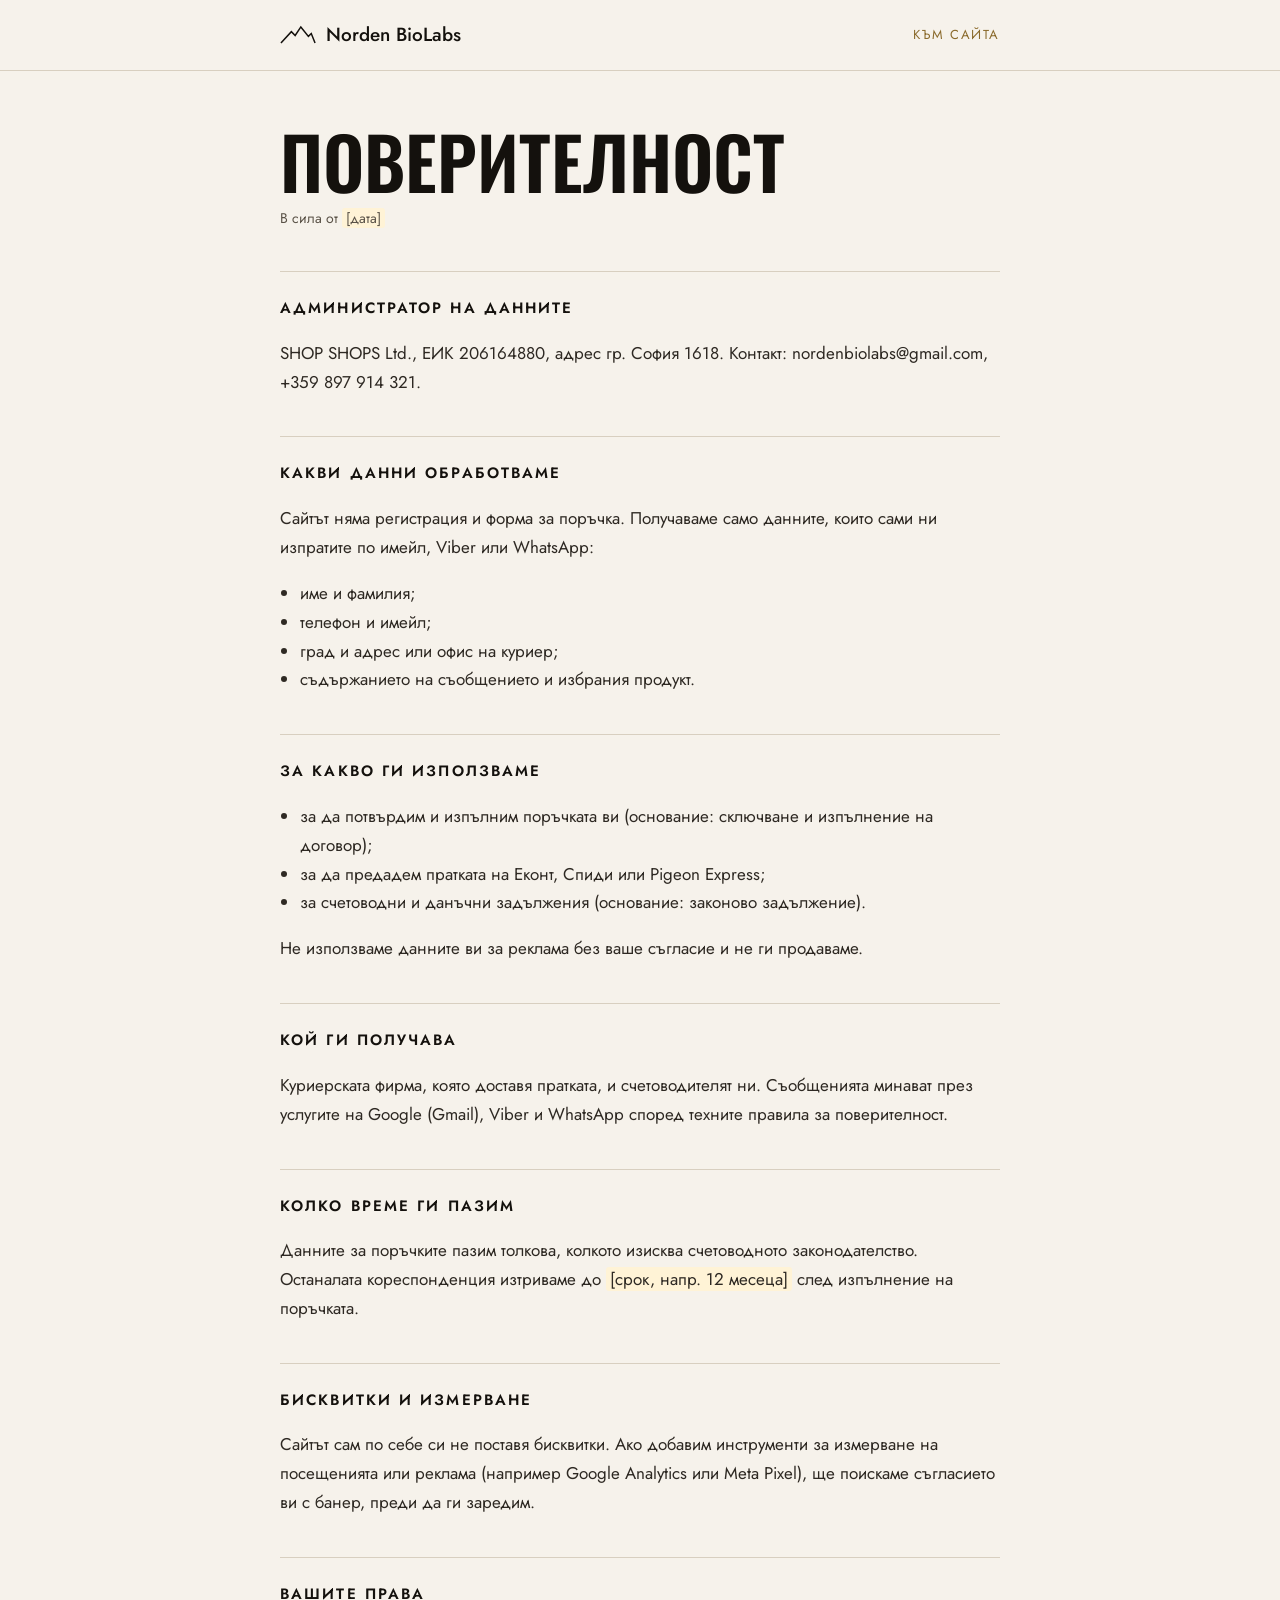
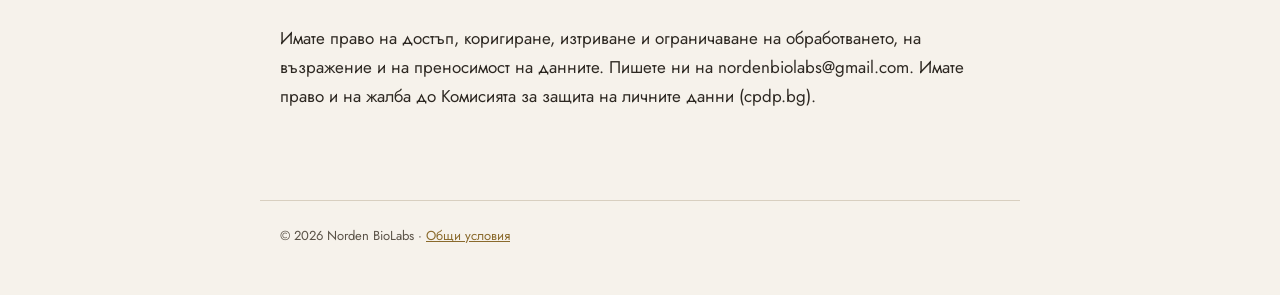
<file: poveritelnost.html>
<!DOCTYPE html>
<html lang="bg">
<head>
<meta charset="UTF-8">
<meta name="viewport" content="width=device-width, initial-scale=1, viewport-fit=cover">
<title>Политика за поверителност | Norden BioLabs</title>
<meta name="description" content="Как Norden BioLabs обработва личните данни, които ни изпращате при поръчка по имейл, Viber или WhatsApp.">
<meta name="robots" content="index, follow">
<link rel="icon" href="favicon.ico" sizes="48x48">
<link rel="icon" href="icon-192.png" type="image/png" sizes="192x192">
<link rel="apple-touch-icon" href="apple-touch-icon.png">
<link rel="manifest" href="site.webmanifest">
<meta name="theme-color" content="#14110d">
<meta property="og:type" content="website">
<meta property="og:site_name" content="Norden BioLabs">
<meta property="og:title" content="Политика за поверителност | Norden BioLabs">
<meta property="og:url" content="https://nordenshops.com/poveritelnost.html">
<meta property="og:image" content="https://nordenshops.com/images/og-image.jpg?v=3">
<meta property="og:image:width" content="1200">
<meta property="og:image:height" content="630">
<meta name="twitter:card" content="summary_large_image">
<link href="https://fonts.googleapis.com/css2?family=Oswald:wght@600&family=Jost:wght@400;500;600&display=swap" rel="stylesheet">
<link rel="stylesheet" href="legal.css">
</head>
<body>
<header class="top"><div>
  <a class="logo" href="./"><svg viewBox="0 0 76 40"><path d="M2 38 L24 14 L32 22 L44 4 L60 24 L66 18 L74 38" fill="none" stroke="currentColor" stroke-width="3.2"/></svg>Norden BioLabs</a>
  <a class="back" href="./">Към сайта</a>
</div></header>
<main>
  <!-- ПОПЪЛНИ маркираните полета и дай текста за преглед от юрист преди публикуване. -->
  <h1>Поверителност</h1>
  <p class="updated">В сила от <span class="fill">[дата]</span></p>

  <h2>Администратор на данните</h2>
  <p>SHOP SHOPS Ltd., ЕИК 206164880, адрес гр. София 1618. Контакт: nordenbiolabs@gmail.com, +359 897 914 321.</p>

  <h2>Какви данни обработваме</h2>
  <p>Сайтът няма регистрация и форма за поръчка. Получаваме само данните, които сами ни изпратите по имейл, Viber или WhatsApp:</p>
  <ul>
    <li>име и фамилия;</li>
    <li>телефон и имейл;</li>
    <li>град и адрес или офис на куриер;</li>
    <li>съдържанието на съобщението и избрания продукт.</li>
  </ul>

  <h2>За какво ги използваме</h2>
  <ul>
    <li>за да потвърдим и изпълним поръчката ви (основание: сключване и изпълнение на договор);</li>
    <li>за да предадем пратката на Еконт, Спиди или Pigeon Express;</li>
    <li>за счетоводни и данъчни задължения (основание: законово задължение).</li>
  </ul>
  <p>Не използваме данните ви за реклама без ваше съгласие и не ги продаваме.</p>

  <h2>Кой ги получава</h2>
  <p>Куриерската фирма, която доставя пратката, и счетоводителят ни. Съобщенията минават през услугите на Google (Gmail), Viber и WhatsApp според техните правила за поверителност.</p>

  <h2>Колко време ги пазим</h2>
  <p>Данните за поръчките пазим толкова, колкото изисква счетоводното законодателство. Останалата кореспонденция изтриваме до <span class="fill">[срок, напр. 12 месеца]</span> след изпълнение на поръчката.</p>

  <h2>Бисквитки и измерване</h2>
  <p>Сайтът сам по себе си не поставя бисквитки. Ако добавим инструменти за измерване на посещенията или реклама (например Google Analytics или Meta Pixel), ще поискаме съгласието ви с банер, преди да ги заредим.</p>

  <h2>Вашите права</h2>
  <p>Имате право на достъп, коригиране, изтриване и ограничаване на обработването, на възражение и на преносимост на данните. Пишете ни на nordenbiolabs@gmail.com. Имате право и на жалба до Комисията за защита на личните данни (cpdp.bg).</p>
</main>
<footer>© 2026 Norden BioLabs · <a href="usloviya.html">Общи условия</a></footer>
</body>
</html>
</file>
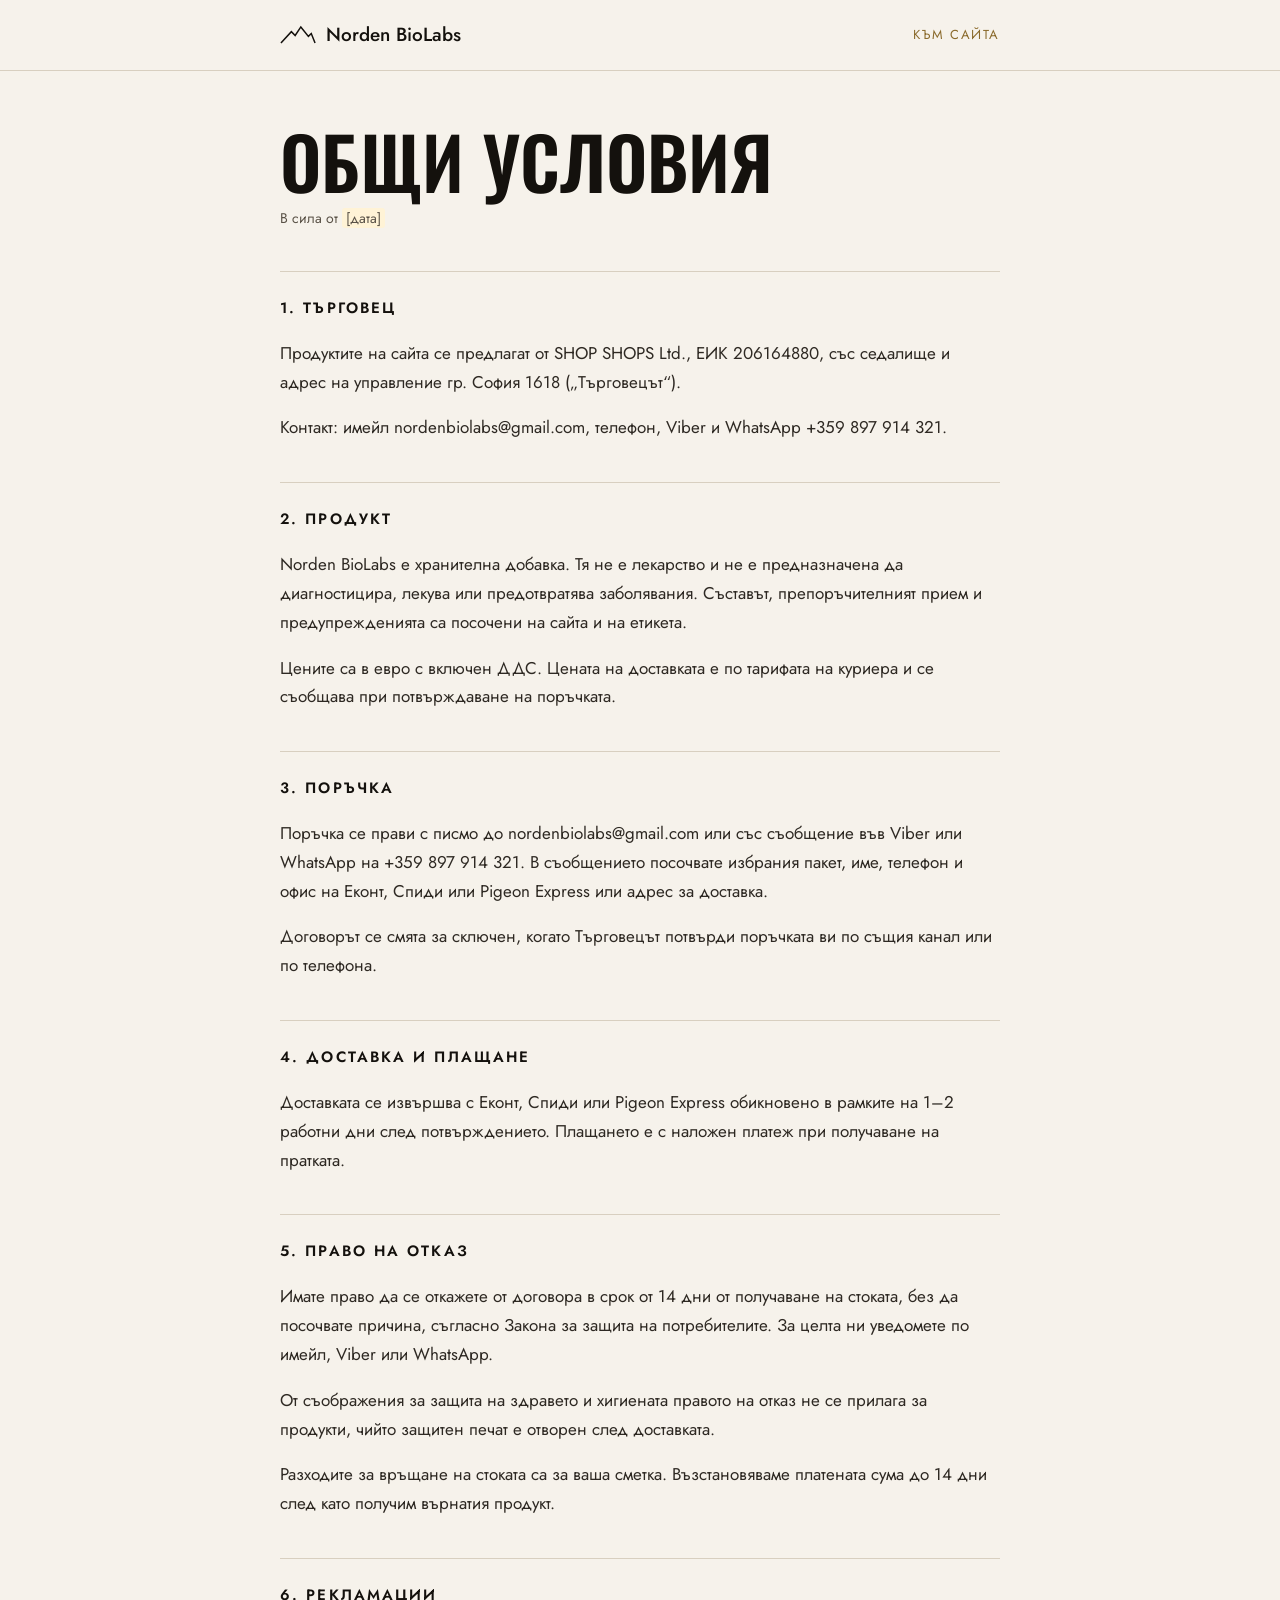
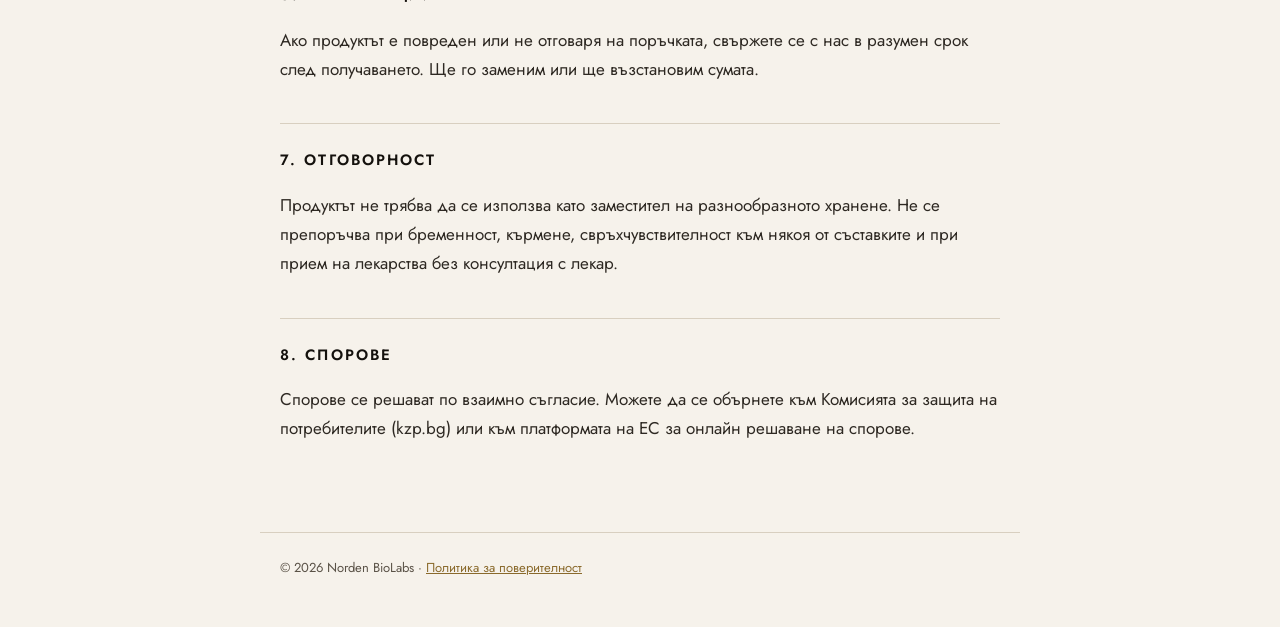
<file: usloviya.html>
<!DOCTYPE html>
<html lang="bg">
<head>
<meta charset="UTF-8">
<meta name="viewport" content="width=device-width, initial-scale=1, viewport-fit=cover">
<title>Общи условия | Norden BioLabs</title>
<meta name="description" content="Общи условия за поръчка на Daily Performance от Norden BioLabs: поръчка по имейл, Viber и WhatsApp, доставка, плащане и право на отказ.">
<meta name="robots" content="index, follow">
<link rel="icon" href="favicon.ico" sizes="48x48">
<link rel="icon" href="icon-192.png" type="image/png" sizes="192x192">
<link rel="apple-touch-icon" href="apple-touch-icon.png">
<link rel="manifest" href="site.webmanifest">
<meta name="theme-color" content="#14110d">
<meta property="og:type" content="website">
<meta property="og:site_name" content="Norden BioLabs">
<meta property="og:title" content="Общи условия | Norden BioLabs">
<meta property="og:url" content="https://nordenshops.com/usloviya.html">
<meta property="og:image" content="https://nordenshops.com/images/og-image.jpg?v=3">
<meta property="og:image:width" content="1200">
<meta property="og:image:height" content="630">
<meta name="twitter:card" content="summary_large_image">
<link href="https://fonts.googleapis.com/css2?family=Oswald:wght@600&family=Jost:wght@400;500;600&display=swap" rel="stylesheet">
<link rel="stylesheet" href="legal.css">
</head>
<body>
<header class="top"><div>
  <a class="logo" href="./"><svg viewBox="0 0 76 40"><path d="M2 38 L24 14 L32 22 L44 4 L60 24 L66 18 L74 38" fill="none" stroke="currentColor" stroke-width="3.2"/></svg>Norden BioLabs</a>
  <a class="back" href="./">Към сайта</a>
</div></header>
<main>
  <!-- ПОПЪЛНИ маркираните полета и дай текста за преглед от юрист преди публикуване. -->
  <h1>Общи условия</h1>
  <p class="updated">В сила от <span class="fill">[дата]</span></p>

  <h2>1. Търговец</h2>
  <p>Продуктите на сайта се предлагат от SHOP SHOPS Ltd., ЕИК 206164880, със седалище и адрес на управление гр. София 1618 („Търговецът“).</p>
  <p>Контакт: имейл nordenbiolabs@gmail.com, телефон, Viber и WhatsApp +359 897 914 321.</p>

  <h2>2. Продукт</h2>
  <p>Norden BioLabs е хранителна добавка. Тя не е лекарство и не е предназначена да диагностицира, лекува или предотвратява заболявания. Съставът, препоръчителният прием и предупрежденията са посочени на сайта и на етикета.</p>
  <p>Цените са в евро с включен ДДС. Цената на доставката е по тарифата на куриера и се съобщава при потвърждаване на поръчката.</p>

  <h2>3. Поръчка</h2>
  <p>Поръчка се прави с писмо до nordenbiolabs@gmail.com или със съобщение във Viber или WhatsApp на +359 897 914 321. В съобщението посочвате избрания пакет, име, телефон и офис на Еконт, Спиди или Pigeon Express или адрес за доставка.</p>
  <p>Договорът се смята за сключен, когато Търговецът потвърди поръчката ви по същия канал или по телефона.</p>

  <h2>4. Доставка и плащане</h2>
  <p>Доставката се извършва с Еконт, Спиди или Pigeon Express обикновено в рамките на 1–2 работни дни след потвърждението. Плащането е с наложен платеж при получаване на пратката.</p>

  <h2>5. Право на отказ</h2>
  <p>Имате право да се откажете от договора в срок от 14 дни от получаване на стоката, без да посочвате причина, съгласно Закона за защита на потребителите. За целта ни уведомете по имейл, Viber или WhatsApp.</p>
  <p>От съображения за защита на здравето и хигиената правото на отказ не се прилага за продукти, чийто защитен печат е отворен след доставката.</p>
  <p>Разходите за връщане на стоката са за ваша сметка. Възстановяваме платената сума до 14 дни след като получим върнатия продукт.</p>

  <h2>6. Рекламации</h2>
  <p>Ако продуктът е повреден или не отговаря на поръчката, свържете се с нас в разумен срок след получаването. Ще го заменим или ще възстановим сумата.</p>

  <h2>7. Отговорност</h2>
  <p>Продуктът не трябва да се използва като заместител на разнообразното хранене. Не се препоръчва при бременност, кърмене, свръхчувствителност към някоя от съставките и при прием на лекарства без консултация с лекар.</p>

  <h2>8. Спорове</h2>
  <p>Спорове се решават по взаимно съгласие. Можете да се обърнете към Комисията за защита на потребителите (kzp.bg) или към платформата на ЕС за онлайн решаване на спорове.</p>
</main>
<footer>© 2026 Norden BioLabs · <a href="poveritelnost.html">Политика за поверителност</a></footer>
</body>
</html>
</file>
<file: legal.css>
:root {
  --ink: #14110d; --ink-soft: #5a5247; --paper: #f6f2eb; --line: #d8cfc0; --gold: #c9a35a; --gold-deep: #8a6a2c;
  --display: "Oswald", "Arial Narrow", Impact, sans-serif;
  --sans: "Jost", "Futura", "Century Gothic", "Segoe UI", system-ui, sans-serif;
}
* { box-sizing: border-box; }
body { margin: 0; background: var(--paper); color: var(--ink); font: 17px/1.7 var(--sans); -webkit-font-smoothing: antialiased; }
a { color: var(--gold-deep); }
.top { border-bottom: 1px solid var(--line); }
.top div, main, footer { max-width: 760px; margin: 0 auto; padding-left: max(20px, env(safe-area-inset-left, 0px)); padding-right: max(20px, env(safe-area-inset-right, 0px)); }
.top div { display: flex; justify-content: space-between; align-items: center; height: 70px; }
.logo { display: flex; align-items: center; gap: 10px; text-decoration: none; color: var(--ink); font-size: 19px; font-weight: 500; }
.logo svg { width: 36px; height: 19px; }
.back { font-size: 13px; letter-spacing: .12em; text-transform: uppercase; text-decoration: none; padding-block: 12px; }
main { padding-block: 56px 72px; }
h1 { font-family: var(--display); font-weight: 600; text-transform: uppercase; font-size: clamp(40px, 8vw, 72px); line-height: .95; margin: 0 0 12px; }
.updated { color: var(--ink-soft); font-size: 14px; margin: 0 0 40px; }
h2 { font-size: 15px; letter-spacing: .14em; text-transform: uppercase; font-weight: 600; margin: 40px 0 10px; padding-top: 24px; border-top: 1px solid var(--line); }
p, li { color: #2e2923; }
ul { padding-left: 20px; }
.fill { background: #fff3d6; padding: 0 4px; border-radius: 3px; }
footer { padding-block: 24px 48px; font-size: 13px; color: var(--ink-soft); border-top: 1px solid var(--line); }
</file>
